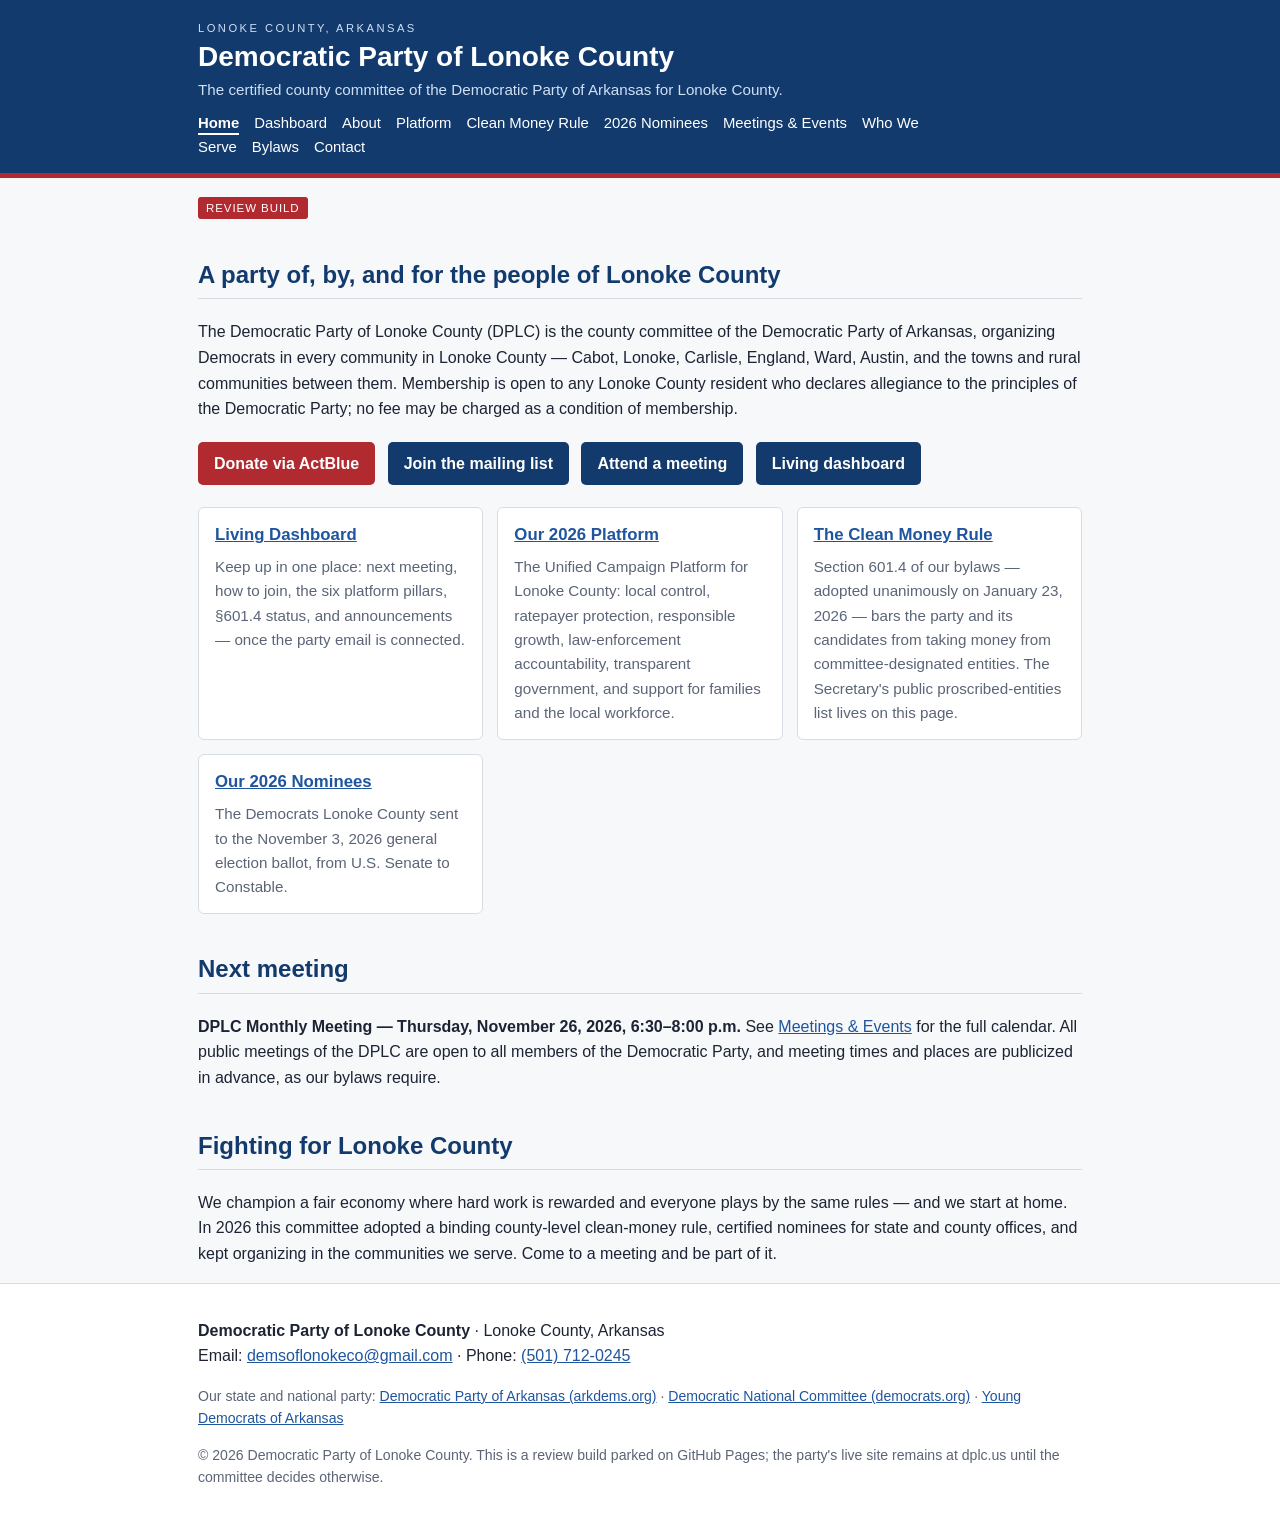
<file: index.html>
<!DOCTYPE html>
<html lang="en">
<head>
<meta charset="utf-8">
<meta name="viewport" content="width=device-width, initial-scale=1">
<title>Home · Democratic Party of Lonoke County</title>
<meta name="description" content="The Democratic Party of Lonoke County, Arkansas — its 2026 platform, clean-money rule (§601.4), nominees, meetings, and how to join.">
<link rel="canonical" href="https://hirammcknoxt.github.io/dplc/index.html">
<link rel="stylesheet" href="assets/style.css">
</head>
<body>
<header><div class="wrap">
<p class="kicker">Lonoke County, Arkansas</p>
<h1><a href="index.html">Democratic Party of Lonoke County</a></h1>
<p class="sub">The certified county committee of the Democratic Party of Arkansas for Lonoke County.</p>
<nav><a href="index.html" class="on">Home</a><a href="dashboard.html">Dashboard</a><a href="about.html">About</a><a href="platform.html">Platform</a><a href="clean-money.html">Clean Money Rule</a><a href="candidates.html">2026 Nominees</a><a href="events.html">Meetings & Events</a><a href="towns.html">Who We Serve</a><a href="bylaws.html">Bylaws</a><a href="contact.html">Contact</a></nav>
</div></header>
<main class="wrap">

<p><span class="review-tag">Review build</span></p>
<h2>A party of, by, and for the people of Lonoke County</h2>
<p>The Democratic Party of Lonoke County (DPLC) is the county committee of the Democratic
Party of Arkansas, organizing Democrats in every community in Lonoke County — Cabot, Lonoke,
Carlisle, England, Ward, Austin, and the towns and rural communities between them. Membership
is open to any Lonoke County resident who declares allegiance to the principles of the
Democratic Party; no fee may be charged as a condition of membership.</p>
<p>
<a class="btn" href="https://secure.actblue.com/donate/democraticpartyoflonokecounty">Donate via ActBlue</a>
<a class="btn blue" href="https://docs.google.com/forms/d/1oMJsVJkM6n7hNfbuL2tKcwhv7Unva1_OPeWaLj6GR7Y/viewform">Join the mailing list</a>
<a class="btn blue" href="events.html">Attend a meeting</a>
<a class="btn blue" href="dashboard.html">Living dashboard</a>
</p>
<div class="cards">
  <div class="card"><h3><a href="dashboard.html">Living Dashboard</a></h3>
  <p>Keep up in one place: next meeting, how to join, the six platform pillars,
  §601.4 status, and announcements — once the party email is connected.</p></div>
  <div class="card"><h3><a href="platform.html">Our 2026 Platform</a></h3>
  <p>The Unified Campaign Platform for Lonoke County: local control, ratepayer protection,
  responsible growth, law-enforcement accountability, transparent government, and support
  for families and the local workforce.</p></div>
  <div class="card"><h3><a href="clean-money.html">The Clean Money Rule</a></h3>
  <p>Section 601.4 of our bylaws — adopted unanimously on January 23, 2026 — bars the party
  and its candidates from taking money from committee-designated entities. The Secretary's
  public proscribed-entities list lives on this page.</p></div>
  <div class="card"><h3><a href="candidates.html">Our 2026 Nominees</a></h3>
  <p>The Democrats Lonoke County sent to the November 3, 2026 general election ballot,
  from U.S. Senate to Constable.</p></div>
</div>
<h2>Next meeting</h2>
<p><strong>DPLC Monthly Meeting — Thursday, November 26, 2026, 6:30–8:00 p.m.</strong>
See <a href="events.html">Meetings &amp; Events</a> for the full calendar. All public meetings
of the DPLC are open to all members of the Democratic Party, and meeting times and places are
publicized in advance, as our bylaws require.</p>
<h2>Fighting for Lonoke County</h2>
<p>We champion a fair economy where hard work is rewarded and everyone plays by the same
rules — and we start at home. In 2026 this committee adopted a binding county-level
clean-money rule, certified nominees for state and county offices, and kept organizing in
the communities we serve. Come to a meeting and be part of it.</p>

</main>
<footer><div class="wrap">

<p><strong>Democratic Party of Lonoke County</strong> · Lonoke County, Arkansas<br>
Email: <a href="mailto:demsoflonokeco@gmail.com">demsoflonokeco@gmail.com</a> · Phone: <a href="tel:+15017120245">(501) 712-0245</a></p>
<p class="small">Our state and national party: <a href="https://arkdems.org">Democratic Party of Arkansas (arkdems.org)</a> ·
<a href="https://democrats.org">Democratic National Committee (democrats.org)</a> ·
<a href="https://ydarkansas.org">Young Democrats of Arkansas</a></p>
<p class="small">© 2026 Democratic Party of Lonoke County. This is a review build parked on GitHub Pages;
the party's live site remains at dplc.us until the committee decides otherwise.</p>

</div></footer>
</body>
</html>
</file>
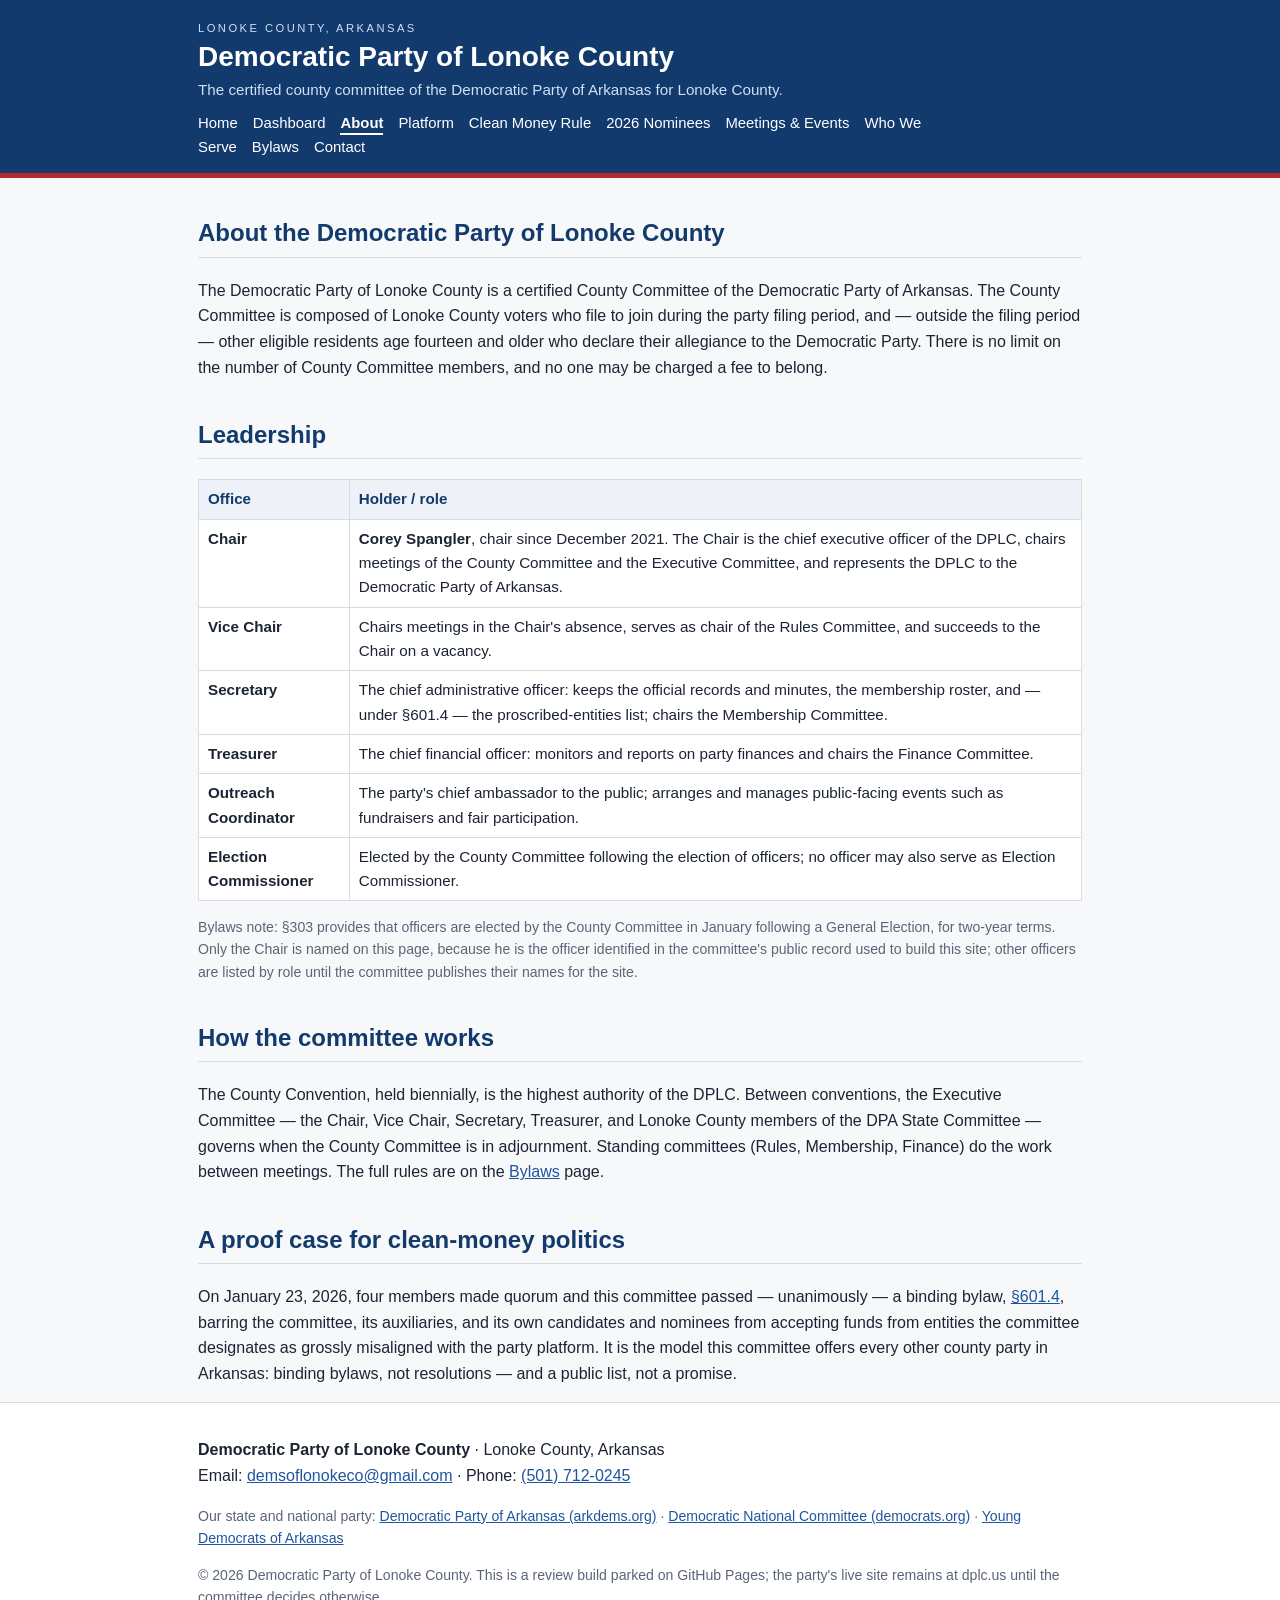
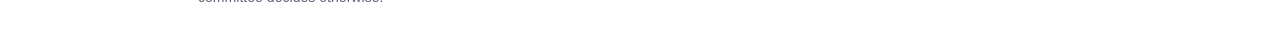
<file: about.html>
<!DOCTYPE html>
<html lang="en">
<head>
<meta charset="utf-8">
<meta name="viewport" content="width=device-width, initial-scale=1">
<title>About · Democratic Party of Lonoke County</title>
<meta name="description" content="About the Democratic Party of Lonoke County: leadership, officer roles, and how the county committee works.">
<link rel="canonical" href="https://hirammcknoxt.github.io/dplc/about.html">
<link rel="stylesheet" href="assets/style.css">
</head>
<body>
<header><div class="wrap">
<p class="kicker">Lonoke County, Arkansas</p>
<h1><a href="index.html">Democratic Party of Lonoke County</a></h1>
<p class="sub">The certified county committee of the Democratic Party of Arkansas for Lonoke County.</p>
<nav><a href="index.html">Home</a><a href="dashboard.html">Dashboard</a><a href="about.html" class="on">About</a><a href="platform.html">Platform</a><a href="clean-money.html">Clean Money Rule</a><a href="candidates.html">2026 Nominees</a><a href="events.html">Meetings & Events</a><a href="towns.html">Who We Serve</a><a href="bylaws.html">Bylaws</a><a href="contact.html">Contact</a></nav>
</div></header>
<main class="wrap">

<h2>About the Democratic Party of Lonoke County</h2>
<p>The Democratic Party of Lonoke County is a certified County Committee of the Democratic
Party of Arkansas. The County Committee is composed of Lonoke County voters who file to join
during the party filing period, and — outside the filing period — other eligible residents
age fourteen and older who declare their allegiance to the Democratic Party. There is no
limit on the number of County Committee members, and no one may be charged a fee to belong.</p>
<h2>Leadership</h2>
<table>
<tr><th>Office</th><th>Holder / role</th></tr>
<tr><td><strong>Chair</strong></td><td><strong>Corey Spangler</strong>, chair since December 2021. The Chair is the
chief executive officer of the DPLC, chairs meetings of the County Committee and the Executive
Committee, and represents the DPLC to the Democratic Party of Arkansas.</td></tr>
<tr><td><strong>Vice Chair</strong></td><td>Chairs meetings in the Chair's absence, serves as chair of the Rules
Committee, and succeeds to the Chair on a vacancy.</td></tr>
<tr><td><strong>Secretary</strong></td><td>The chief administrative officer: keeps the official records and minutes,
the membership roster, and — under §601.4 — the proscribed-entities list; chairs the
Membership Committee.</td></tr>
<tr><td><strong>Treasurer</strong></td><td>The chief financial officer: monitors and reports on party finances and
chairs the Finance Committee.</td></tr>
<tr><td><strong>Outreach Coordinator</strong></td><td>The party's chief ambassador to the public; arranges and manages
public-facing events such as fundraisers and fair participation.</td></tr>
<tr><td><strong>Election Commissioner</strong></td><td>Elected by the County Committee following the election of
officers; no officer may also serve as Election Commissioner.</td></tr>
</table>
<p class="small">Bylaws note: §303 provides that officers are elected by the County Committee in
January following a General Election, for two-year terms. Only the Chair is named on this page,
because he is the officer identified in the committee's public record used to build this site;
other officers are listed by role until the committee publishes their names for the site.</p>
<h2>How the committee works</h2>
<p>The County Convention, held biennially, is the highest authority of the DPLC. Between
conventions, the Executive Committee — the Chair, Vice Chair, Secretary, Treasurer, and
Lonoke County members of the DPA State Committee — governs when the County Committee is in
adjournment. Standing committees (Rules, Membership, Finance) do the work between meetings.
The full rules are on the <a href="bylaws.html">Bylaws</a> page.</p>
<h2>A proof case for clean-money politics</h2>
<p>On January 23, 2026, four members made quorum and this committee passed — unanimously —
a binding bylaw, <a href="clean-money.html">§601.4</a>, barring the committee, its
auxiliaries, and its own candidates and nominees from accepting funds from entities the
committee designates as grossly misaligned with the party platform. It is the model this
committee offers every other county party in Arkansas: binding bylaws, not resolutions —
and a public list, not a promise.</p>

</main>
<footer><div class="wrap">

<p><strong>Democratic Party of Lonoke County</strong> · Lonoke County, Arkansas<br>
Email: <a href="mailto:demsoflonokeco@gmail.com">demsoflonokeco@gmail.com</a> · Phone: <a href="tel:+15017120245">(501) 712-0245</a></p>
<p class="small">Our state and national party: <a href="https://arkdems.org">Democratic Party of Arkansas (arkdems.org)</a> ·
<a href="https://democrats.org">Democratic National Committee (democrats.org)</a> ·
<a href="https://ydarkansas.org">Young Democrats of Arkansas</a></p>
<p class="small">© 2026 Democratic Party of Lonoke County. This is a review build parked on GitHub Pages;
the party's live site remains at dplc.us until the committee decides otherwise.</p>

</div></footer>
</body>
</html>
</file>
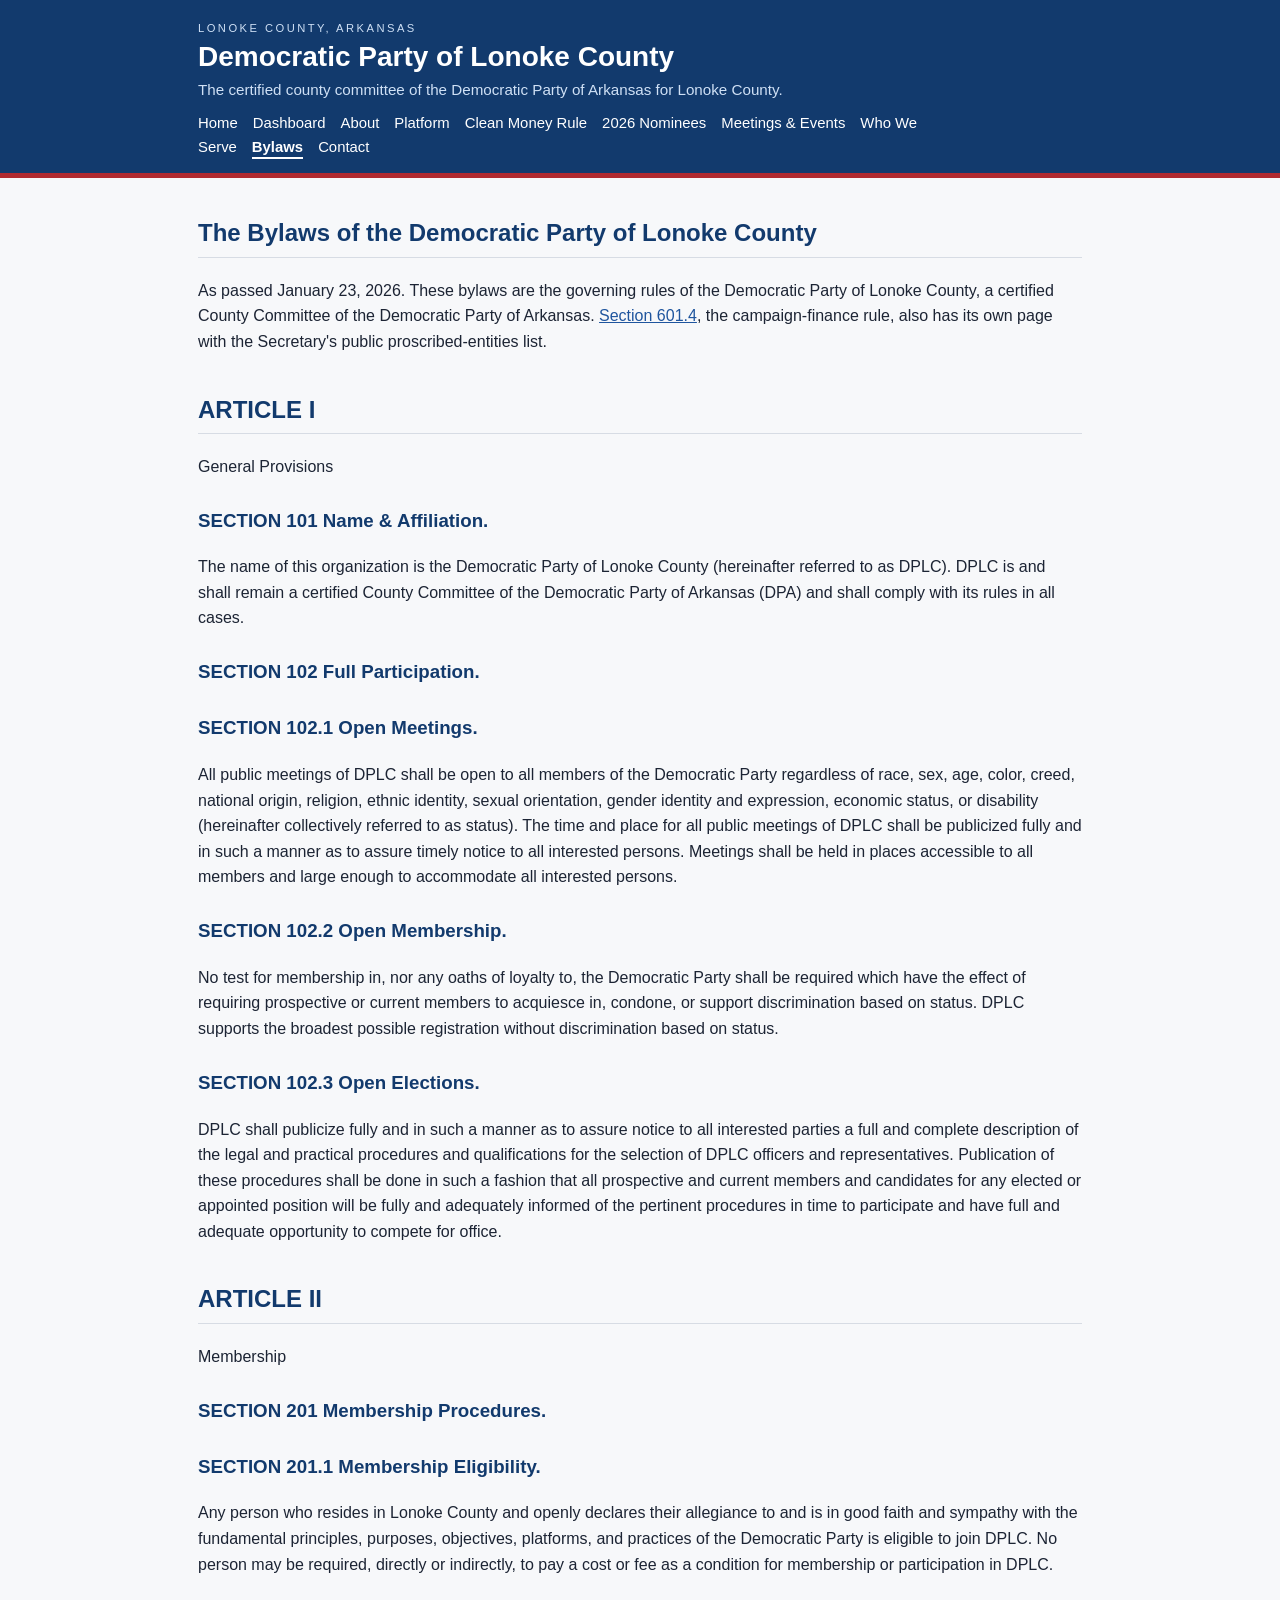
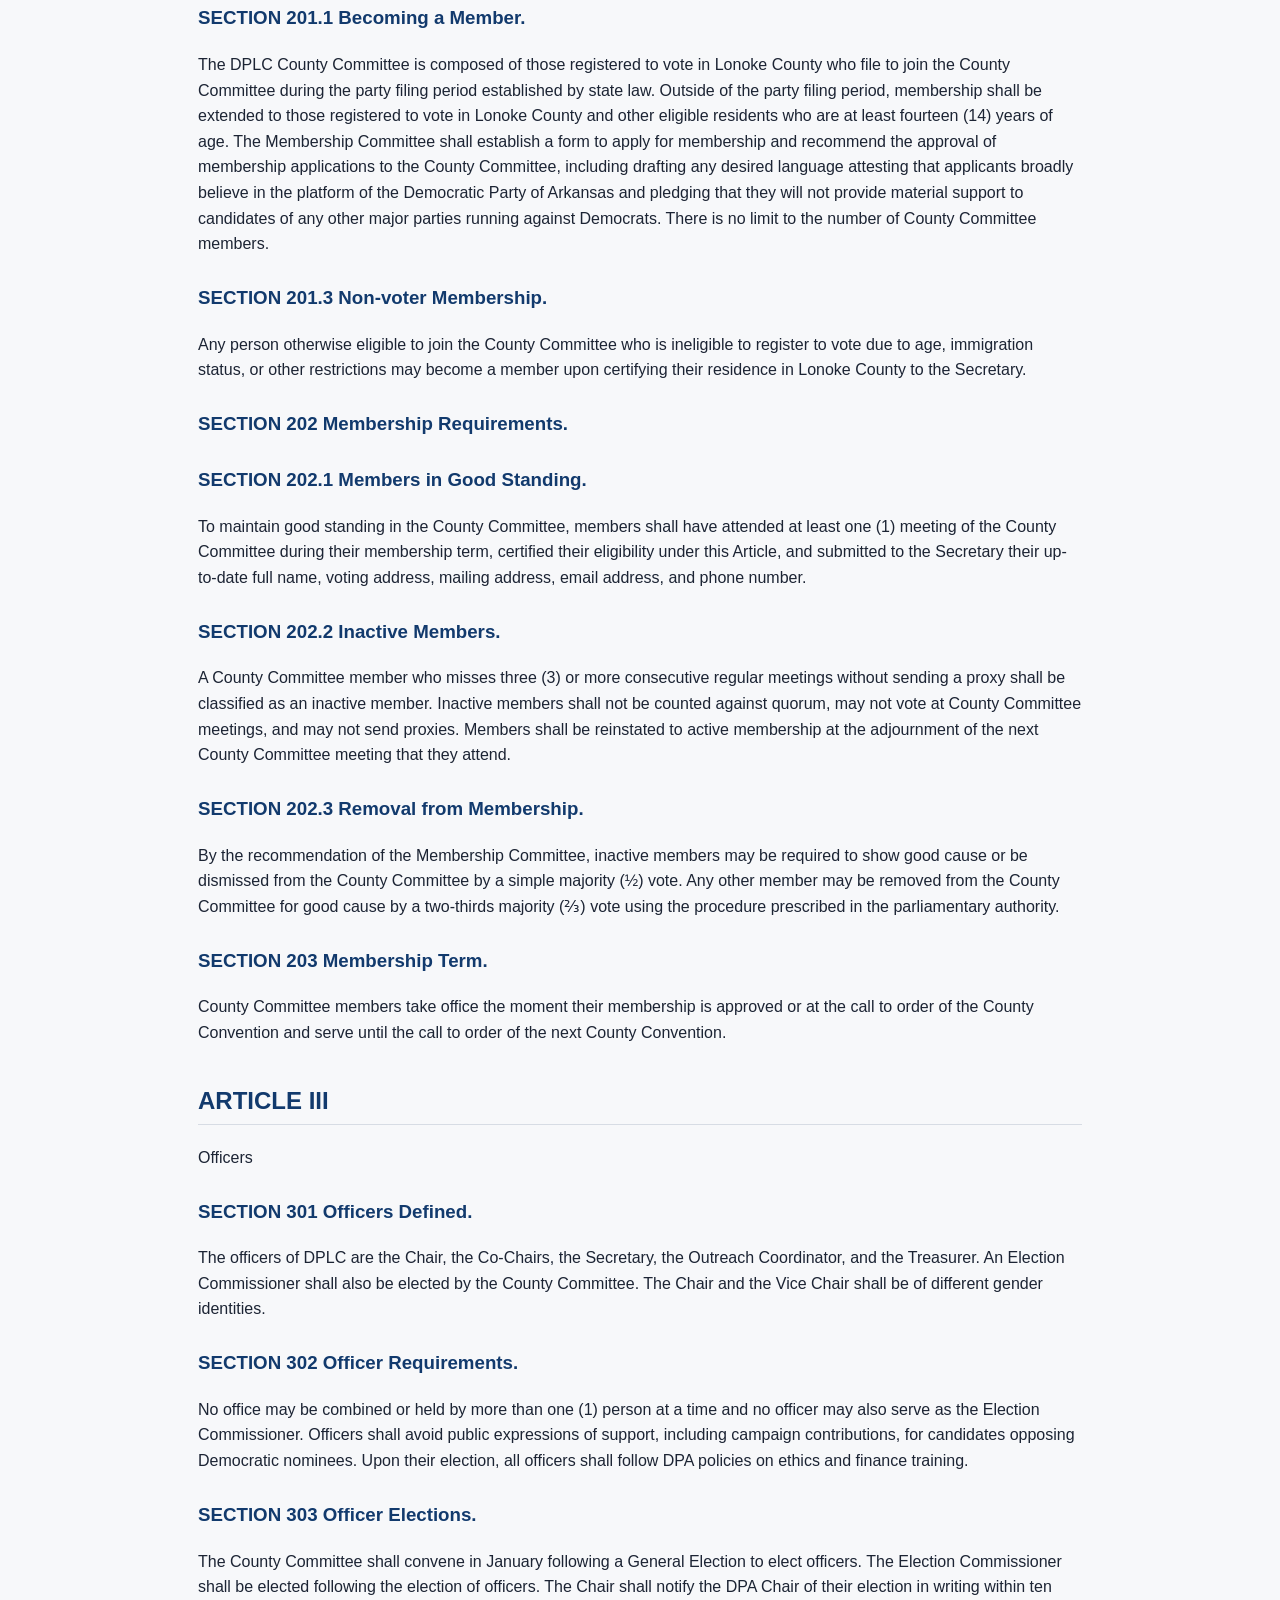
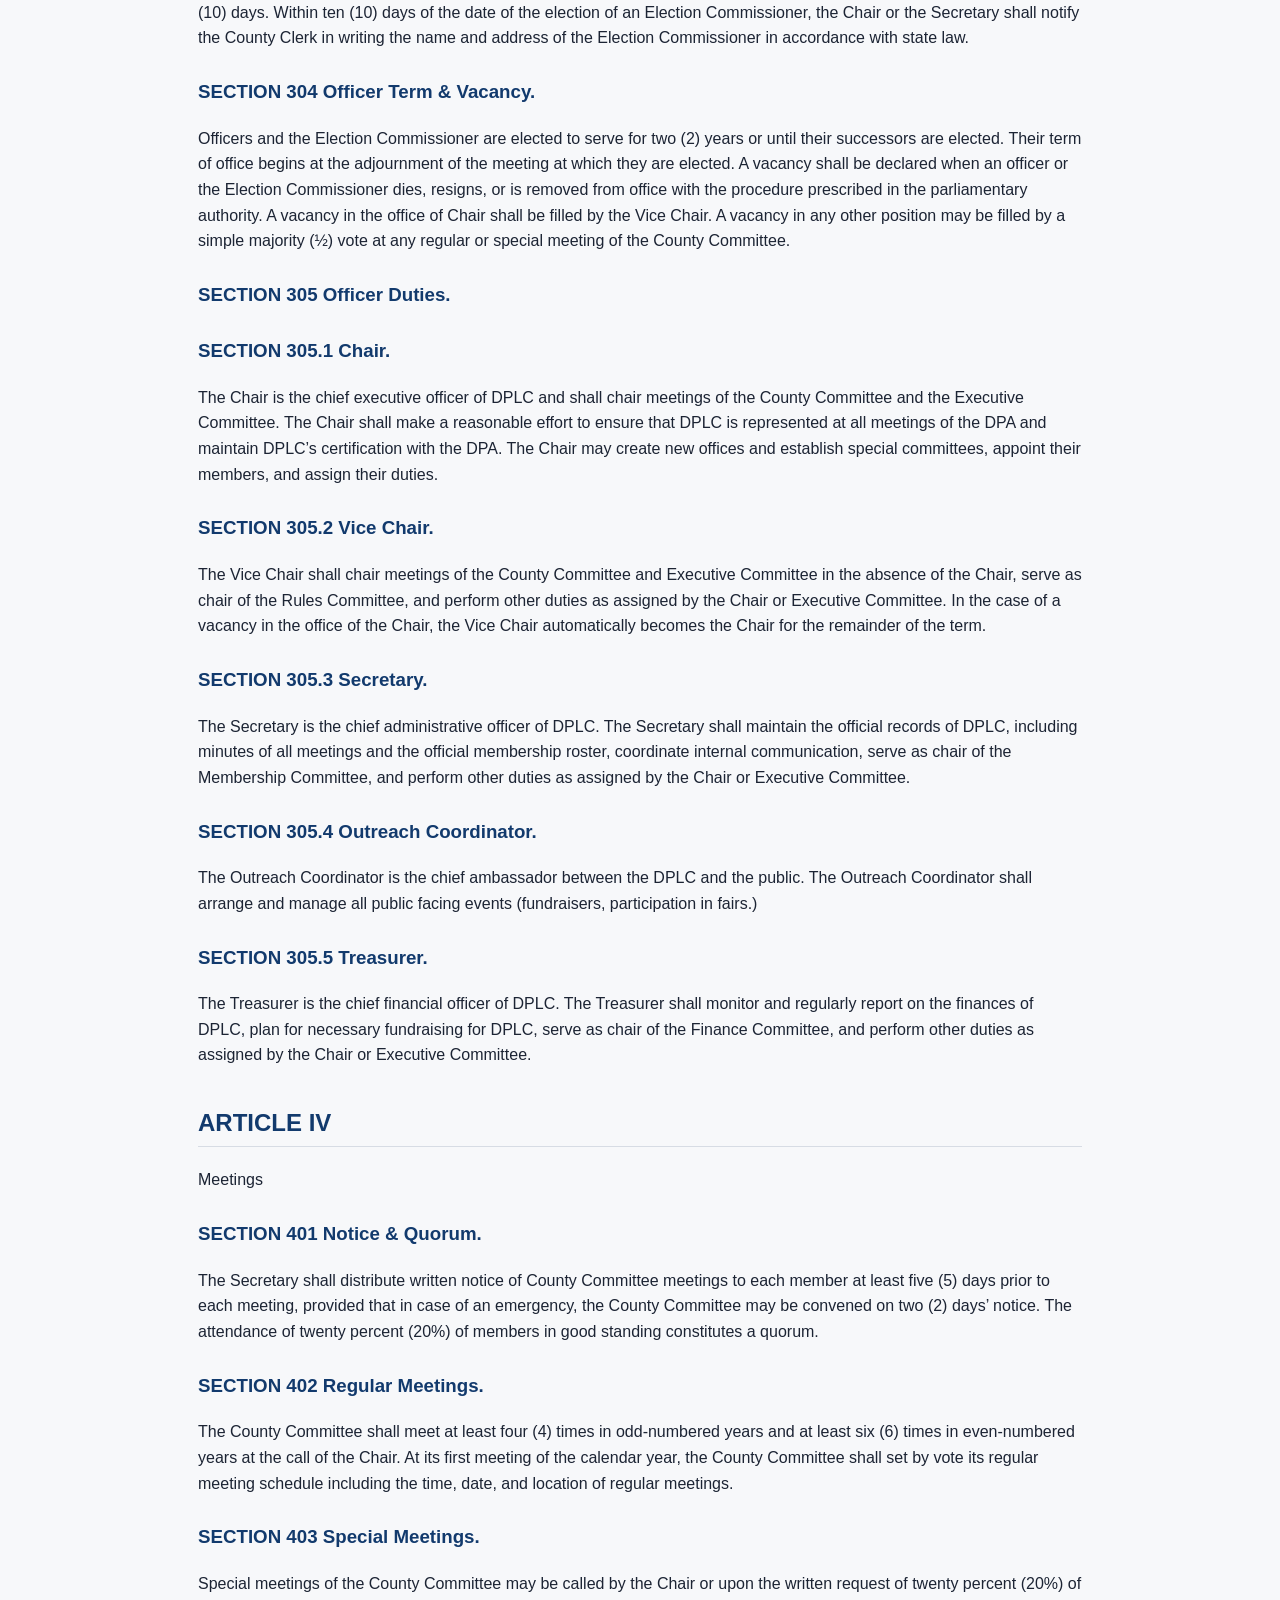
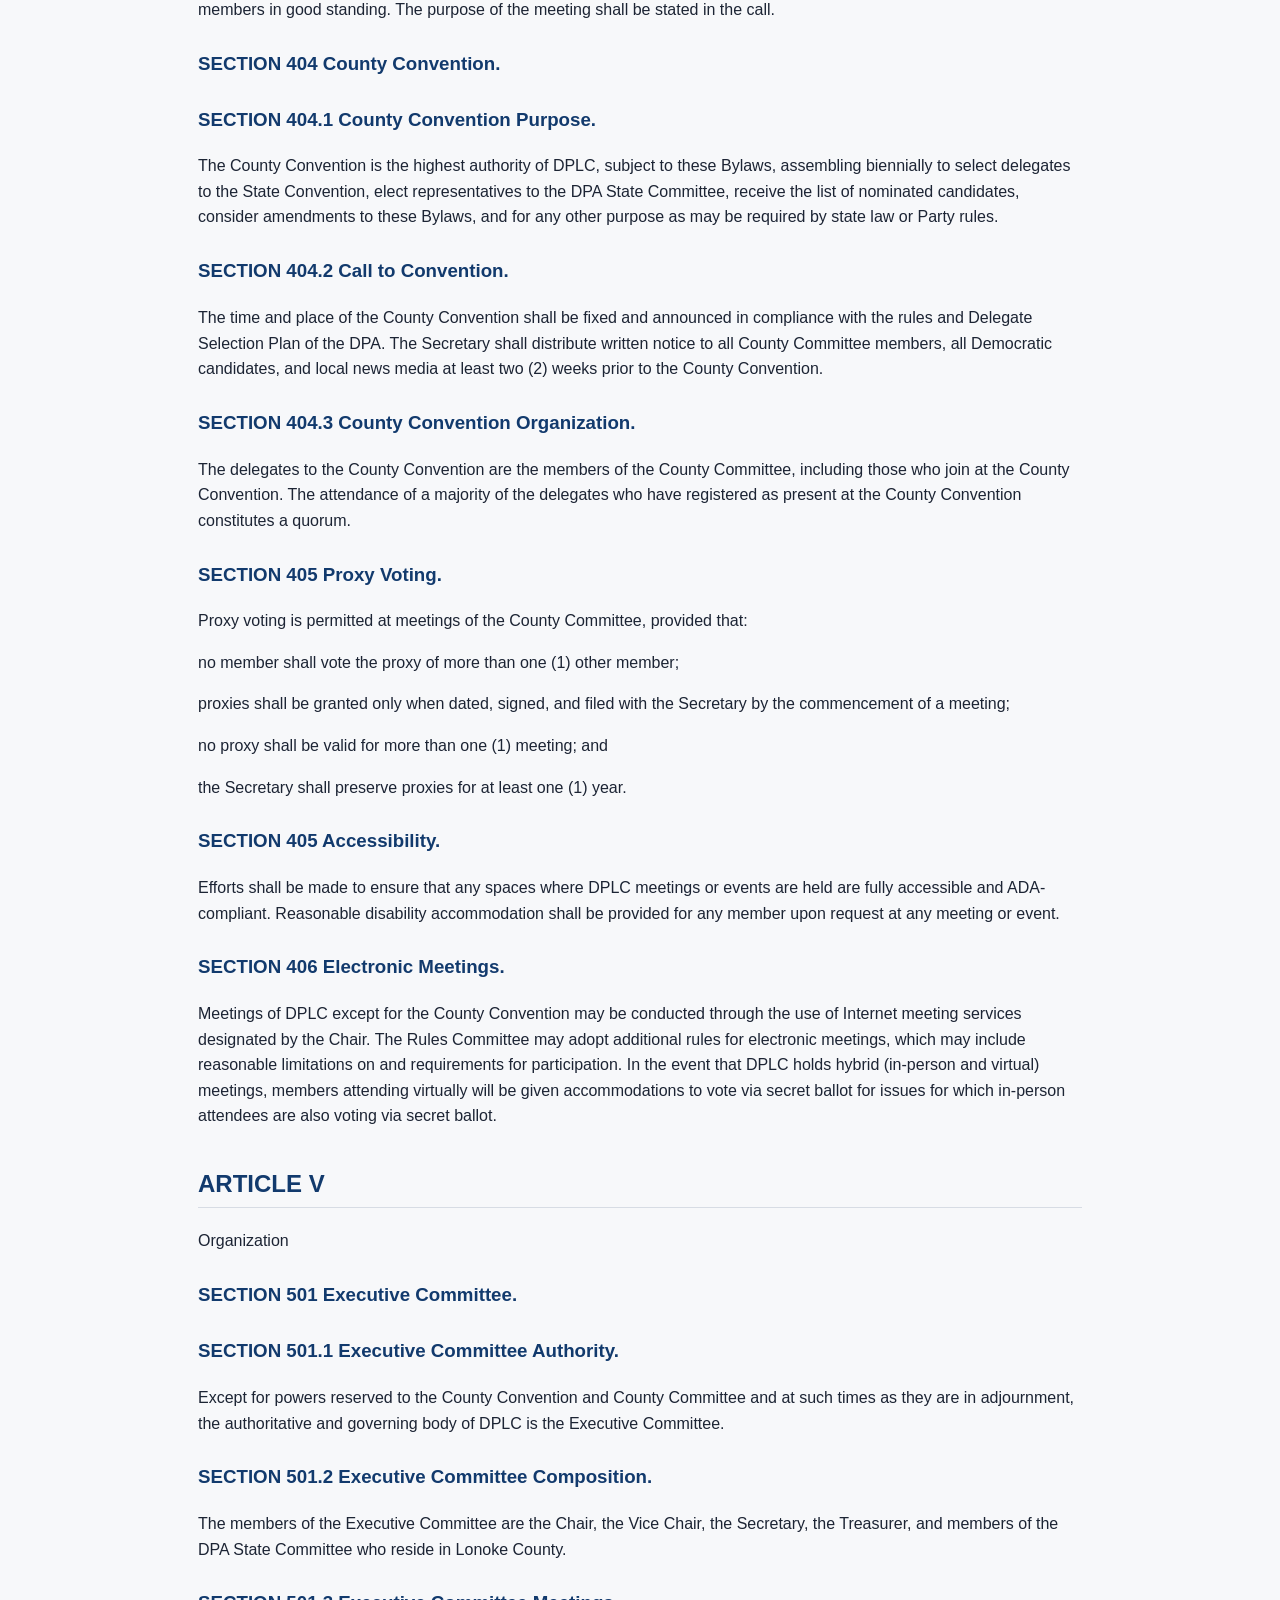
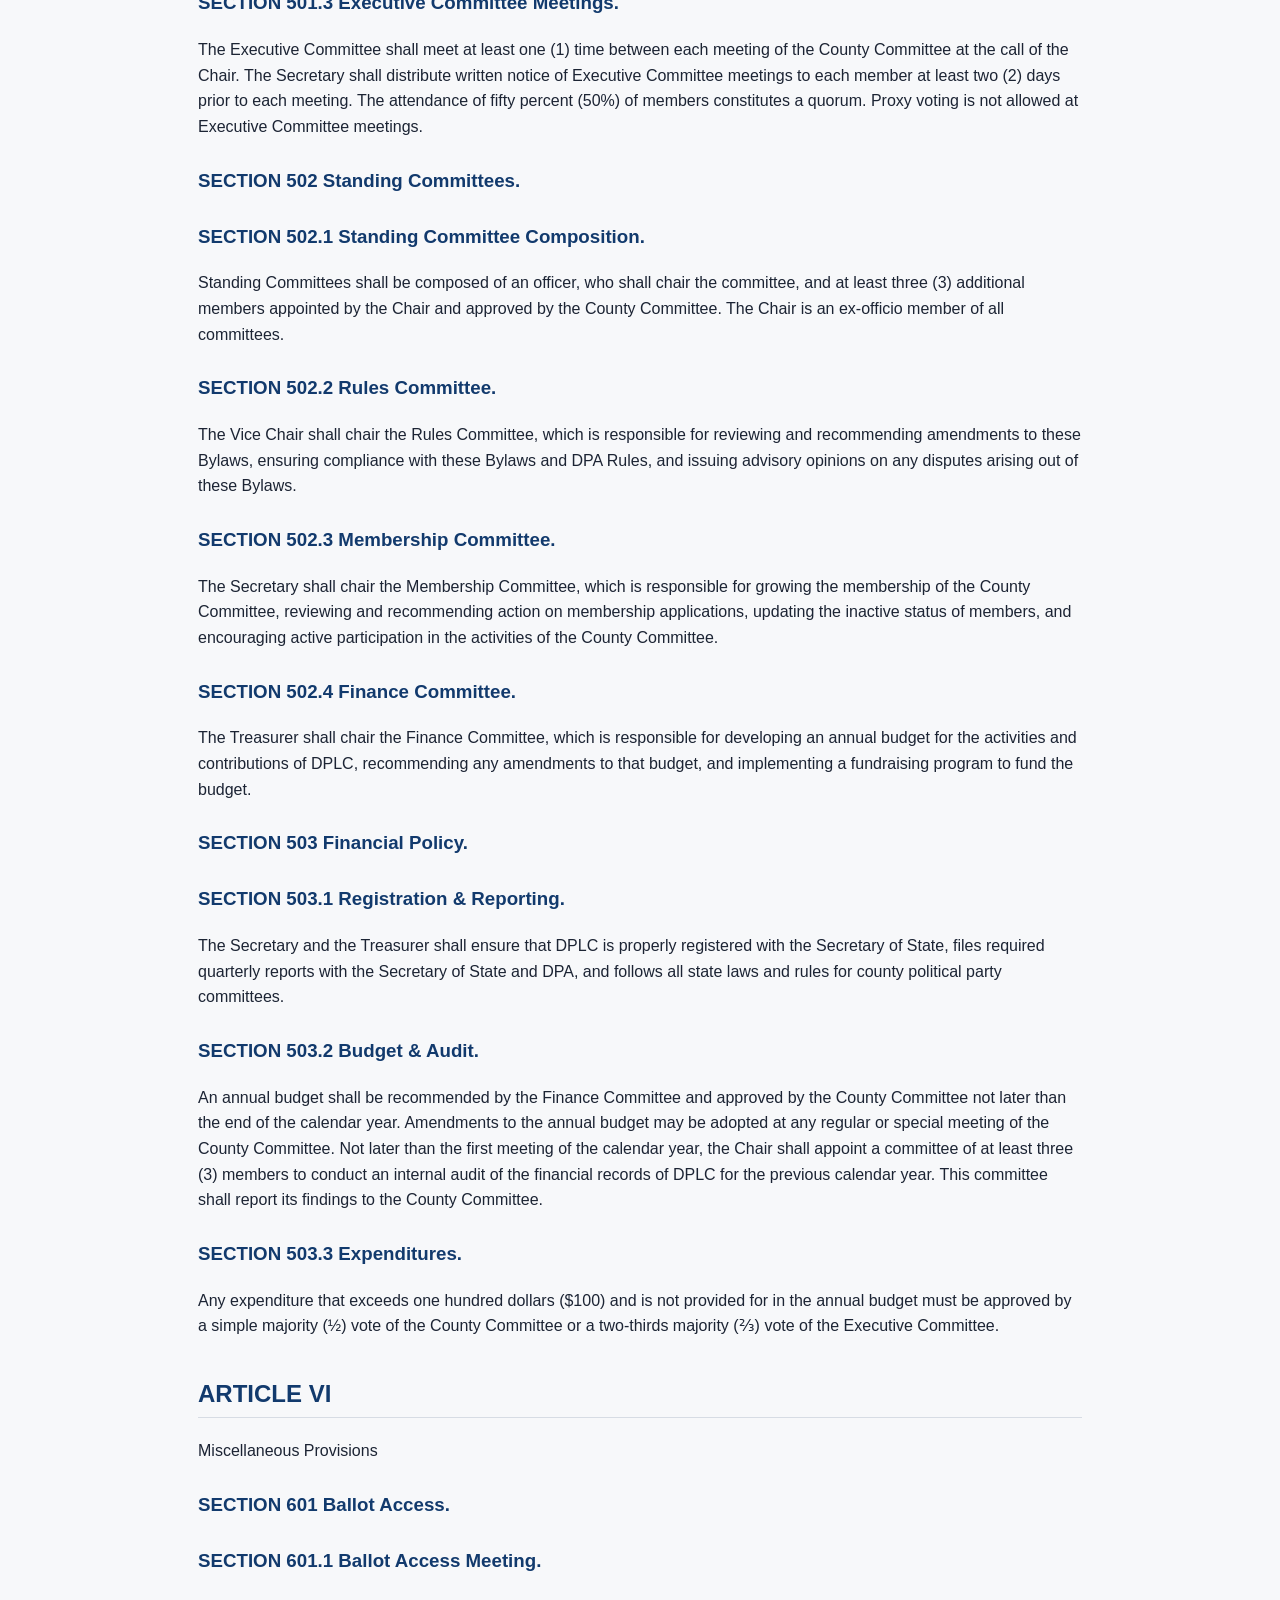
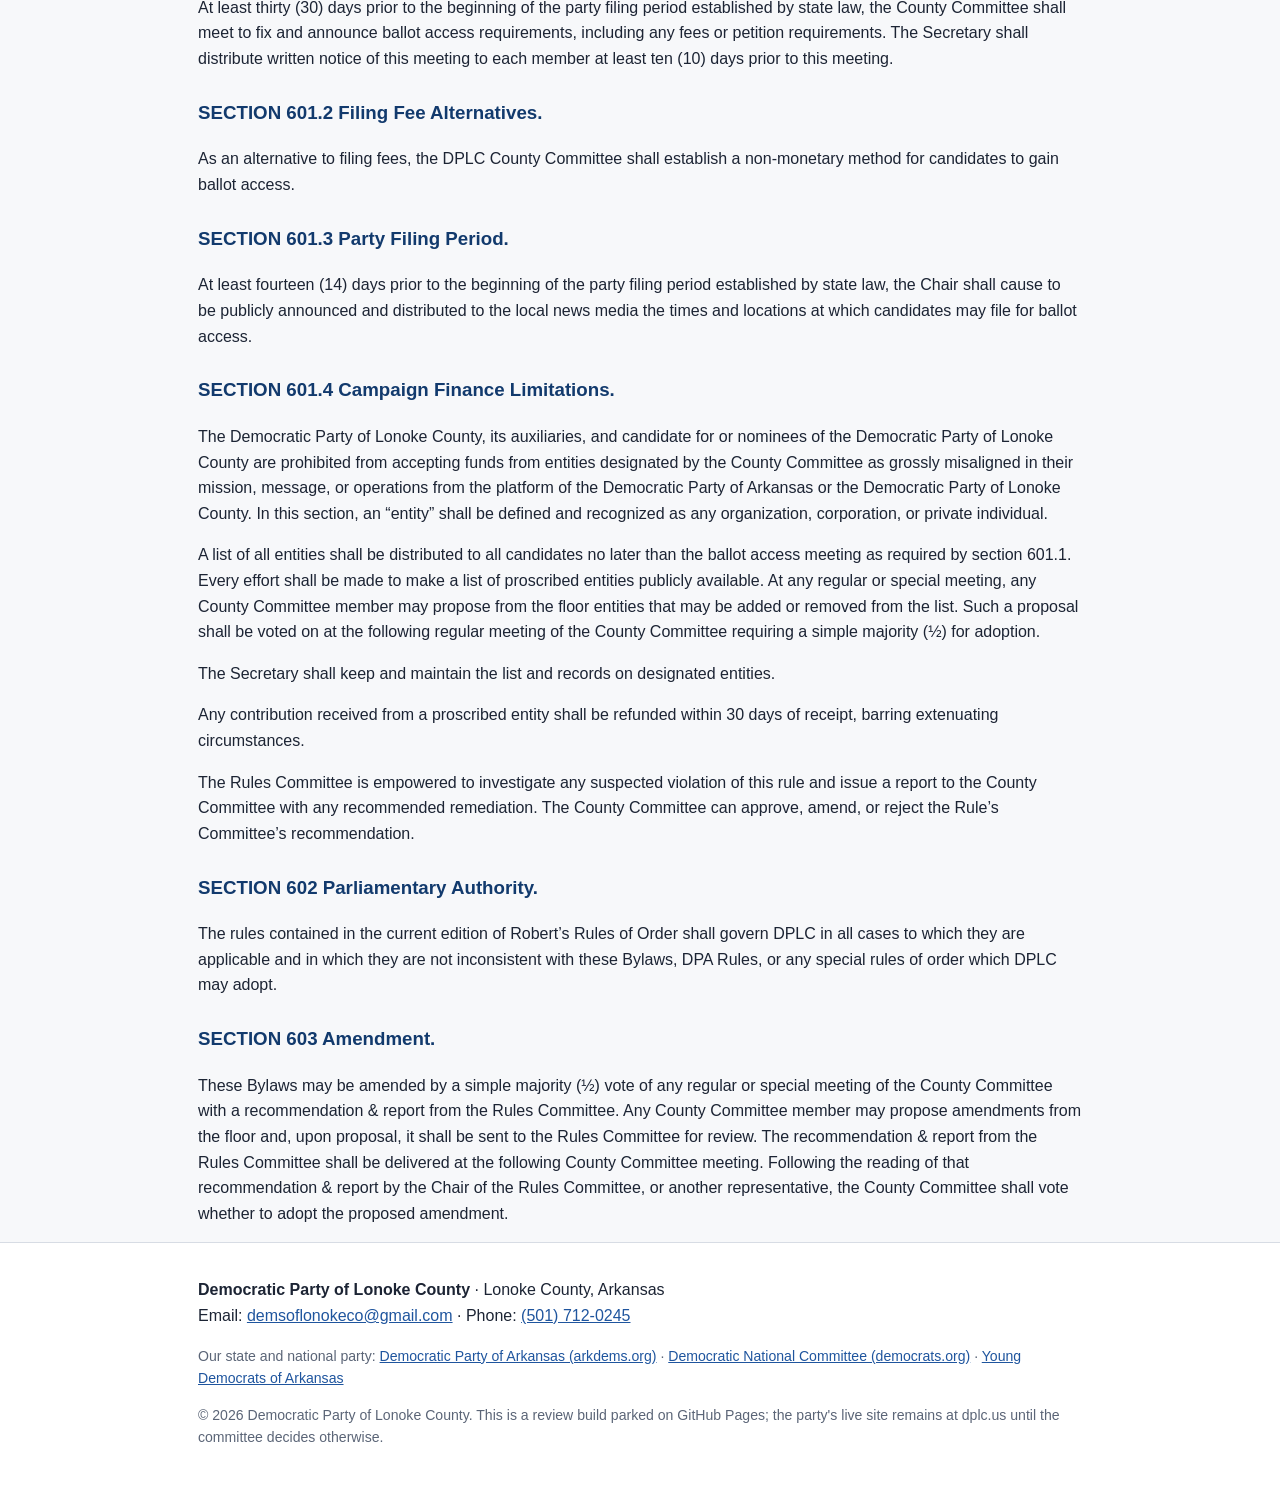
<file: bylaws.html>
<!DOCTYPE html>
<html lang="en">
<head>
<meta charset="utf-8">
<meta name="viewport" content="width=device-width, initial-scale=1">
<title>Bylaws · Democratic Party of Lonoke County</title>
<meta name="description" content="The Bylaws of the Democratic Party of Lonoke County, as passed January 23, 2026 — full text, including §601.4 Campaign Finance Limitations.">
<link rel="canonical" href="https://hirammcknoxt.github.io/dplc/bylaws.html">
<link rel="stylesheet" href="assets/style.css">
</head>
<body>
<header><div class="wrap">
<p class="kicker">Lonoke County, Arkansas</p>
<h1><a href="index.html">Democratic Party of Lonoke County</a></h1>
<p class="sub">The certified county committee of the Democratic Party of Arkansas for Lonoke County.</p>
<nav><a href="index.html">Home</a><a href="dashboard.html">Dashboard</a><a href="about.html">About</a><a href="platform.html">Platform</a><a href="clean-money.html">Clean Money Rule</a><a href="candidates.html">2026 Nominees</a><a href="events.html">Meetings & Events</a><a href="towns.html">Who We Serve</a><a href="bylaws.html" class="on">Bylaws</a><a href="contact.html">Contact</a></nav>
</div></header>
<main class="wrap">
<h2>The Bylaws of the Democratic Party of Lonoke County</h2>
<p>As passed January 23, 2026. These bylaws are the governing rules of the Democratic Party of Lonoke County, a certified County Committee of the Democratic Party of Arkansas. <a href="clean-money.html">Section 601.4</a>, the campaign-finance rule, also has its own page with the Secretary's public proscribed-entities list.</p>
<div class="bylaws">
<h2>ARTICLE I</h2>
<p>General Provisions</p>
<h3>SECTION 101 Name &amp; Affiliation.</h3>
<p>The name of this organization is the Democratic Party of Lonoke County (hereinafter referred to as DPLC). DPLC is and shall remain a certified County Committee of the Democratic Party of Arkansas (DPA) and shall comply with its rules in all cases.</p>
<h3>SECTION 102 Full Participation.</h3>
<h3>SECTION 102.1 Open Meetings.</h3>
<p>All public meetings of DPLC shall be open to all members of the Democratic Party regardless of race, sex, age, color, creed, national origin, religion, ethnic identity, sexual orientation, gender identity and expression, economic status, or disability (hereinafter collectively referred to as status). The time and place for all public meetings of DPLC shall be publicized fully and in such a manner as to assure timely notice to all interested persons. Meetings shall be held in places accessible to all members and large enough to accommodate all interested persons.</p>
<h3>SECTION 102.2 Open Membership.</h3>
<p>No test for membership in, nor any oaths of loyalty to, the Democratic Party shall be required which have the effect of requiring prospective or current members to acquiesce in, condone, or support discrimination based on status. DPLC supports the broadest possible registration without discrimination based on status.</p>
<h3>SECTION 102.3 Open Elections.</h3>
<p>DPLC shall publicize fully and in such a manner as to assure notice to all interested parties a full and complete description of the legal and practical procedures and qualifications for the selection of DPLC officers and representatives. Publication of these procedures shall be done in such a fashion that all prospective and current members and candidates for any elected or appointed position will be fully and adequately informed of the pertinent procedures in time to participate and have full and adequate opportunity to compete for office.</p>
<h2>ARTICLE II</h2>
<p>Membership</p>
<h3>SECTION 201 Membership Procedures.</h3>
<h3>SECTION 201.1 Membership Eligibility.</h3>
<p>Any person who resides in Lonoke County and openly declares their allegiance to and is in good faith and sympathy with the fundamental principles, purposes, objectives, platforms, and practices of the Democratic Party is eligible to join DPLC. No person may be required, directly or indirectly, to pay a cost or fee as a condition for membership or participation in DPLC.</p>
<h3>SECTION 201.1 Becoming a Member.</h3>
<p>The DPLC County Committee is composed of those registered to vote in Lonoke County who file to join the County Committee during the party filing period established by state law. Outside of the party filing period, membership shall be extended to those registered to vote in Lonoke County and other eligible residents who are at least fourteen (14) years of age. The Membership Committee shall establish a form to apply for membership and recommend the approval of membership applications to the County Committee, including drafting any desired language attesting that applicants broadly believe in the platform of the Democratic Party of Arkansas and pledging that they will not provide material support to candidates of any other major parties running against Democrats. There is no limit to the number of County Committee members.</p>
<h3>SECTION 201.3 Non-voter Membership.</h3>
<p>Any person otherwise eligible to join the County Committee who is ineligible to register to vote due to age, immigration status, or other restrictions may become a member upon certifying their residence in Lonoke County to the Secretary.</p>
<h3>SECTION 202 Membership Requirements.</h3>
<h3>SECTION 202.1 Members in Good Standing.</h3>
<p>To maintain good standing in the County Committee, members shall have attended at least one (1) meeting of the County Committee during their membership term, certified their eligibility under this Article, and submitted to the Secretary their up-to-date full name, voting address, mailing address, email address, and phone number.</p>
<h3>SECTION 202.2 Inactive Members.</h3>
<p>A County Committee member who misses three (3) or more consecutive regular meetings without sending a proxy shall be classified as an inactive member. Inactive members shall not be counted against quorum, may not vote at County Committee meetings, and may not send proxies. Members shall be reinstated to active membership at the adjournment of the next County Committee meeting that they attend.</p>
<h3>SECTION 202.3 Removal from Membership.</h3>
<p>By the recommendation of the Membership Committee, inactive members may be required to show good cause or be dismissed from the County Committee by a simple majority (½) vote. Any other member may be removed from the County Committee for good cause by a two-thirds majority (⅔) vote using the procedure prescribed in the parliamentary authority.</p>
<h3>SECTION 203 Membership Term.</h3>
<p>County Committee members take office the moment their membership is approved or at the call to order of the County Convention and serve until the call to order of the next County Convention.</p>
<h2>ARTICLE III</h2>
<p>Officers</p>
<h3>SECTION 301 Officers Defined.</h3>
<p>The officers of DPLC are the Chair, the Co-Chairs, the Secretary, the Outreach Coordinator, and the Treasurer. An Election Commissioner shall also be elected by the County Committee. The Chair and the Vice Chair shall be of different gender identities.</p>
<h3>SECTION 302 Officer Requirements.</h3>
<p>No office may be combined or held by more than one (1) person at a time and no officer may also serve as the Election Commissioner. Officers shall avoid public expressions of support, including campaign contributions, for candidates opposing Democratic nominees. Upon their election, all officers shall follow DPA policies on ethics and finance training.</p>
<h3>SECTION 303 Officer Elections.</h3>
<p>The County Committee shall convene in January following a General Election to elect officers. The Election Commissioner shall be elected following the election of officers. The Chair shall notify the DPA Chair of their election in writing within ten (10) days. Within ten (10) days of the date of the election of an Election Commissioner, the Chair or the Secretary shall notify the County Clerk in writing the name and address of the Election Commissioner in accordance with state law.</p>
<h3>SECTION 304 Officer Term &amp; Vacancy.</h3>
<p>Officers and the Election Commissioner are elected to serve for two (2) years or until their successors are elected. Their term of office begins at the adjournment of the meeting at which they are elected. A vacancy shall be declared when an officer or the Election Commissioner dies, resigns, or is removed from office with the procedure prescribed in the parliamentary authority. A vacancy in the office of Chair shall be filled by the Vice Chair. A vacancy in any other position may be filled by a simple majority (½) vote at any regular or special meeting of the County Committee.</p>
<h3>SECTION 305 Officer Duties.</h3>
<h3>SECTION 305.1 Chair.</h3>
<p>The Chair is the chief executive officer of DPLC and shall chair meetings of the County Committee and the Executive Committee. The Chair shall make a reasonable effort to ensure that DPLC is represented at all meetings of the DPA and maintain DPLC’s certification with the DPA. The Chair may create new offices and establish special committees, appoint their members, and assign their duties.</p>
<h3>SECTION 305.2 Vice Chair.</h3>
<p>The Vice Chair shall chair meetings of the County Committee and Executive Committee in the absence of the Chair, serve as chair of the Rules Committee, and perform other duties as assigned by the Chair or Executive Committee. In the case of a vacancy in the office of the Chair, the Vice Chair automatically becomes the Chair for the remainder of the term.</p>
<h3>SECTION 305.3 Secretary.</h3>
<p>The Secretary is the chief administrative officer of DPLC. The Secretary shall maintain the official records of DPLC, including minutes of all meetings and the official membership roster, coordinate internal communication, serve as chair of the Membership Committee, and perform other duties as assigned by the Chair or Executive Committee.</p>
<h3>SECTION 305.4 Outreach Coordinator.</h3>
<p>The Outreach Coordinator is the chief ambassador between the DPLC and the public. The Outreach Coordinator shall arrange and manage all public facing events (fundraisers, participation in fairs.)</p>
<h3>SECTION 305.5 Treasurer.</h3>
<p>The Treasurer is the chief financial officer of DPLC. The Treasurer shall monitor and regularly report on the finances of DPLC, plan for necessary fundraising for DPLC, serve as chair of the Finance Committee, and perform other duties as assigned by the Chair or Executive Committee.</p>
<h2>ARTICLE IV</h2>
<p>Meetings</p>
<h3>SECTION 401 Notice &amp; Quorum.</h3>
<p>The Secretary shall distribute written notice of County Committee meetings to each member at least five (5) days prior to each meeting, provided that in case of an emergency, the County Committee may be convened on two (2) days’ notice. The attendance of twenty percent (20%) of members in good standing constitutes a quorum.</p>
<h3>SECTION 402 Regular Meetings.</h3>
<p>The County Committee shall meet at least four (4) times in odd-numbered years and at least six (6) times in even-numbered years at the call of the Chair. At its first meeting of the calendar year, the County Committee shall set by vote its regular meeting schedule including the time, date, and location of regular meetings.</p>
<h3>SECTION 403 Special Meetings.</h3>
<p>Special meetings of the County Committee may be called by the Chair or upon the written request of twenty percent (20%) of members in good standing. The purpose of the meeting shall be stated in the call.</p>
<h3>SECTION 404 County Convention.</h3>
<h3>SECTION 404.1 County Convention Purpose.</h3>
<p>The County Convention is the highest authority of DPLC, subject to these Bylaws, assembling biennially to select delegates to the State Convention, elect representatives to the DPA State Committee, receive the list of nominated candidates, consider amendments to these Bylaws, and for any other purpose as may be required by state law or Party rules.</p>
<h3>SECTION 404.2 Call to Convention.</h3>
<p>The time and place of the County Convention shall be fixed and announced in compliance with the rules and Delegate Selection Plan of the DPA. The Secretary shall distribute written notice to all County Committee members, all Democratic candidates, and local news media at least two (2) weeks prior to the County Convention.</p>
<h3>SECTION 404.3 County Convention Organization.</h3>
<p>The delegates to the County Convention are the members of the County Committee, including those who join at the County Convention. The attendance of a majority of the delegates who have registered as present at the County Convention constitutes a quorum.</p>
<h3>SECTION 405 Proxy Voting.</h3>
<p>Proxy voting is permitted at meetings of the County Committee, provided that:</p>
<p>no member shall vote the proxy of more than one (1) other member;</p>
<p>proxies shall be granted only when dated, signed, and filed with the Secretary by the commencement of a meeting;</p>
<p>no proxy shall be valid for more than one (1) meeting; and</p>
<p>the Secretary shall preserve proxies for at least one (1) year.</p>
<h3>SECTION 405 Accessibility.</h3>
<p>Efforts shall be made to ensure that any spaces where DPLC meetings or events are held are fully accessible and ADA-compliant. Reasonable disability accommodation shall be provided for any member upon request at any meeting or event.</p>
<h3>SECTION 406 Electronic Meetings.</h3>
<p>Meetings of DPLC except for the County Convention may be conducted through the use of Internet meeting services designated by the Chair. The Rules Committee may adopt additional rules for electronic meetings, which may include reasonable limitations on and requirements for participation. In the event that DPLC holds hybrid (in-person and virtual) meetings, members attending virtually will be given accommodations to vote via secret ballot for issues for which in-person attendees are also voting via secret ballot.</p>
<h2>ARTICLE V</h2>
<p>Organization</p>
<h3>SECTION 501 Executive Committee.</h3>
<h3>SECTION 501.1 Executive Committee Authority.</h3>
<p>Except for powers reserved to the County Convention and County Committee and at such times as they are in adjournment, the authoritative and governing body of DPLC is the Executive Committee.</p>
<h3>SECTION 501.2 Executive Committee Composition.</h3>
<p>The members of the Executive Committee are the Chair, the Vice Chair, the Secretary, the Treasurer, and members of the DPA State Committee who reside in Lonoke County.</p>
<h3>SECTION 501.3 Executive Committee Meetings.</h3>
<p>The Executive Committee shall meet at least one (1) time between each meeting of the County Committee at the call of the Chair. The Secretary shall distribute written notice of Executive Committee meetings to each member at least two (2) days prior to each meeting. The attendance of fifty percent (50%) of members constitutes a quorum. Proxy voting is not allowed at Executive Committee meetings.</p>
<h3>SECTION 502 Standing Committees.</h3>
<h3>SECTION 502.1 Standing Committee Composition.</h3>
<p>Standing Committees shall be composed of an officer, who shall chair the committee, and at least three (3) additional members appointed by the Chair and approved by the County Committee. The Chair is an ex-officio member of all committees.</p>
<h3>SECTION 502.2 Rules Committee.</h3>
<p>The Vice Chair shall chair the Rules Committee, which is responsible for reviewing and recommending amendments to these Bylaws, ensuring compliance with these Bylaws and DPA Rules, and issuing advisory opinions on any disputes arising out of these Bylaws.</p>
<h3>SECTION 502.3 Membership Committee.</h3>
<p>The Secretary shall chair the Membership Committee, which is responsible for growing the membership of the County Committee, reviewing and recommending action on membership applications, updating the inactive status of members, and encouraging active participation in the activities of the County Committee.</p>
<h3>SECTION 502.4 Finance Committee.</h3>
<p>The Treasurer shall chair the Finance Committee, which is responsible for developing an annual budget for the activities and contributions of DPLC, recommending any amendments to that budget, and implementing a fundraising program to fund the budget.</p>
<h3>SECTION 503 Financial Policy.</h3>
<h3>SECTION 503.1 Registration &amp; Reporting.</h3>
<p>The Secretary and the Treasurer shall ensure that DPLC is properly registered with the Secretary of State, files required quarterly reports with the Secretary of State and DPA, and follows all state laws and rules for county political party committees.</p>
<h3>SECTION 503.2 Budget &amp; Audit.</h3>
<p>An annual budget shall be recommended by the Finance Committee and approved by the County Committee not later than the end of the calendar year. Amendments to the annual budget may be adopted at any regular or special meeting of the County Committee. Not later than the first meeting of the calendar year, the Chair shall appoint a committee of at least three (3) members to conduct an internal audit of the financial records of DPLC for the previous calendar year. This committee shall report its findings to the County Committee.</p>
<h3>SECTION 503.3 Expenditures.</h3>
<p>Any expenditure that exceeds one hundred dollars ($100) and is not provided for in the annual budget must be approved by a simple majority (½) vote of the County Committee or a two-thirds majority (⅔) vote of the Executive Committee.</p>
<h2>ARTICLE VI</h2>
<p>Miscellaneous Provisions</p>
<h3>SECTION 601 Ballot Access.</h3>
<h3>SECTION 601.1 Ballot Access Meeting.</h3>
<p>At least thirty (30) days prior to the beginning of the party filing period established by state law, the County Committee shall meet to fix and announce ballot access requirements, including any fees or petition requirements. The Secretary shall distribute written notice of this meeting to each member at least ten (10) days prior to this meeting.</p>
<h3>SECTION 601.2 Filing Fee Alternatives.</h3>
<p>As an alternative to filing fees, the DPLC County Committee shall establish a non-monetary method for candidates to gain ballot access.</p>
<h3>SECTION 601.3 Party Filing Period.</h3>
<p>At least fourteen (14) days prior to the beginning of the party filing period established by state law, the Chair shall cause to be publicly announced and distributed to the local news media the times and locations at which candidates may file for ballot access.</p>
<h3 id="section-601-4">SECTION 601.4 Campaign Finance Limitations.</h3>
<p>The Democratic Party of Lonoke County, its auxiliaries, and candidate for or nominees of the Democratic Party of Lonoke County are prohibited from accepting funds from entities designated by the County Committee as grossly misaligned in their mission, message, or operations from the platform of the Democratic Party of Arkansas or the Democratic Party of Lonoke County. In this section, an “entity” shall be defined and recognized as any organization, corporation, or private individual.</p>
<p>A list of all entities shall be distributed to all candidates no later than the ballot access meeting as required by section 601.1. Every effort shall be made to make a list of proscribed entities publicly available. At any regular or special meeting, any County Committee member may propose from the floor entities that may be added or removed from the list. Such a proposal shall be voted on at the following regular meeting of the County Committee requiring a simple majority (½) for adoption.</p>
<p>The Secretary shall keep and maintain the list and records on designated entities.</p>
<p>Any contribution received from a proscribed entity shall be refunded within 30 days of receipt, barring extenuating circumstances.</p>
<p>The Rules Committee is empowered to investigate any suspected violation of this rule and issue a report to the County Committee with any recommended remediation. The County Committee can approve, amend, or reject the Rule’s Committee’s recommendation.</p>
<h3>SECTION 602 Parliamentary Authority.</h3>
<p>The rules contained in the current edition of Robert’s Rules of Order shall govern DPLC in all cases to which they are applicable and in which they are not inconsistent with these Bylaws, DPA Rules, or any special rules of order which DPLC may adopt.</p>
<h3>SECTION 603 Amendment.</h3>
<p>These Bylaws may be amended by a simple majority (½) vote of any regular or special meeting of the County Committee with a recommendation &amp; report from the Rules Committee. Any County Committee member may propose amendments from the floor and, upon proposal, it shall be sent to the Rules Committee for review. The recommendation &amp; report from the Rules Committee shall be delivered at the following County Committee meeting. Following the reading of that recommendation &amp; report by the Chair of the Rules Committee, or another representative, the County Committee shall vote whether to adopt the proposed amendment.</p>
</div>
</main>
<footer><div class="wrap">

<p><strong>Democratic Party of Lonoke County</strong> · Lonoke County, Arkansas<br>
Email: <a href="mailto:demsoflonokeco@gmail.com">demsoflonokeco@gmail.com</a> · Phone: <a href="tel:+15017120245">(501) 712-0245</a></p>
<p class="small">Our state and national party: <a href="https://arkdems.org">Democratic Party of Arkansas (arkdems.org)</a> ·
<a href="https://democrats.org">Democratic National Committee (democrats.org)</a> ·
<a href="https://ydarkansas.org">Young Democrats of Arkansas</a></p>
<p class="small">© 2026 Democratic Party of Lonoke County. This is a review build parked on GitHub Pages;
the party's live site remains at dplc.us until the committee decides otherwise.</p>

</div></footer>
</body>
</html>
</file>
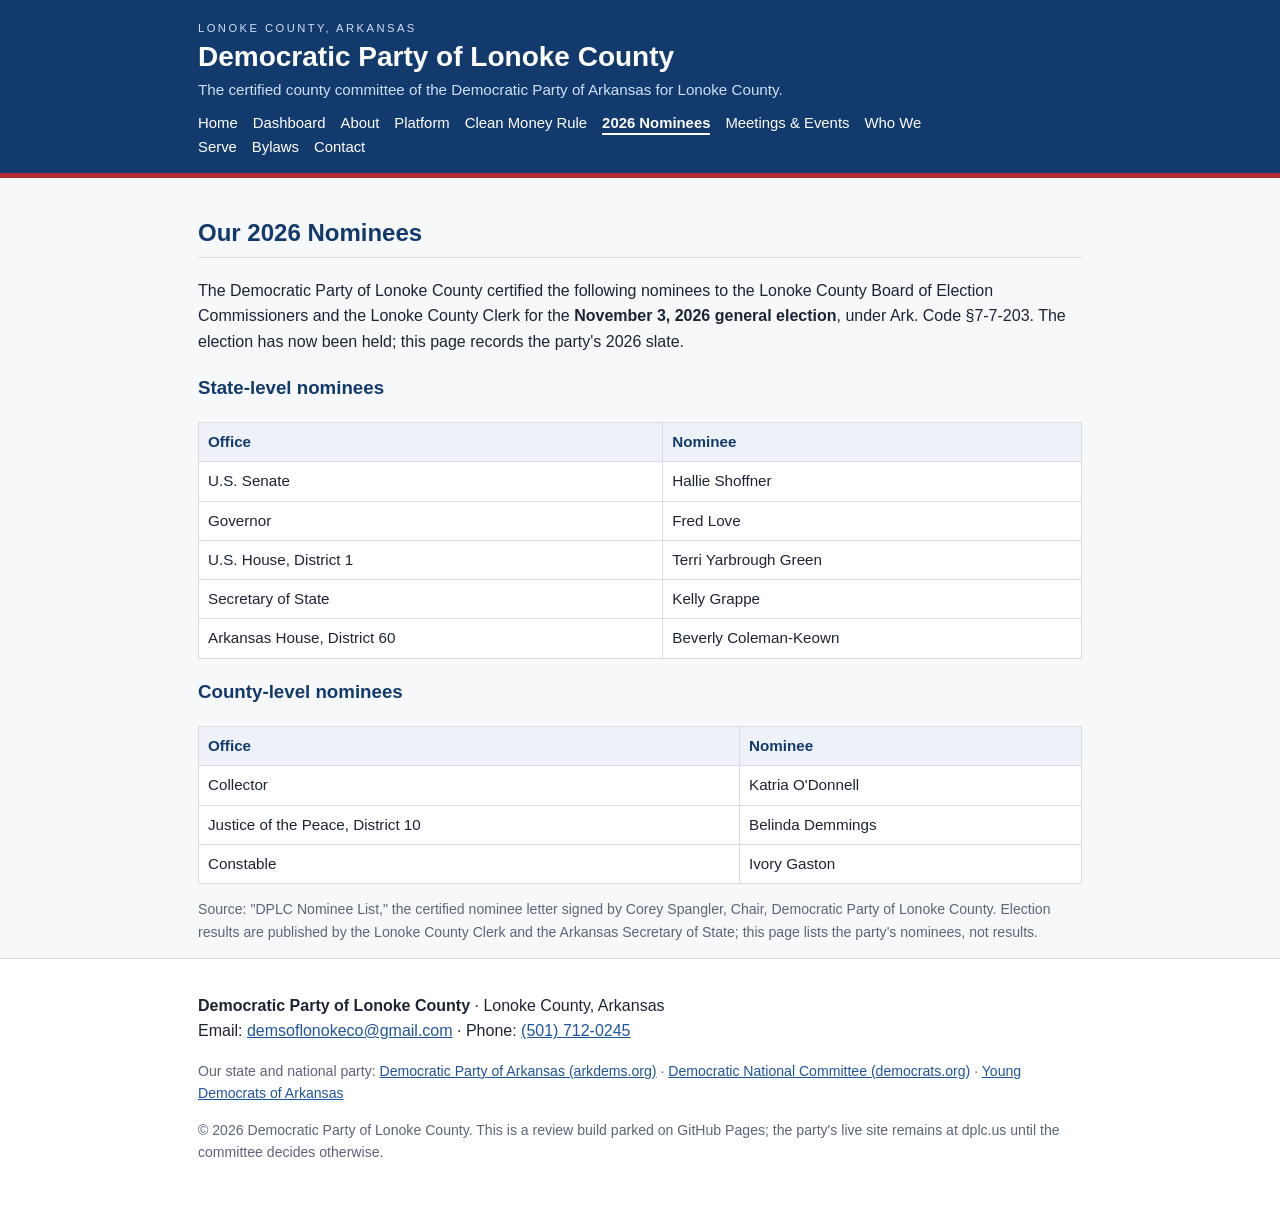
<file: candidates.html>
<!DOCTYPE html>
<html lang="en">
<head>
<meta charset="utf-8">
<meta name="viewport" content="width=device-width, initial-scale=1">
<title>2026 Nominees · Democratic Party of Lonoke County</title>
<meta name="description" content="The certified 2026 nominees of the Democratic Party of Lonoke County, from U.S. Senate to Constable.">
<link rel="canonical" href="https://hirammcknoxt.github.io/dplc/candidates.html">
<link rel="stylesheet" href="assets/style.css">
</head>
<body>
<header><div class="wrap">
<p class="kicker">Lonoke County, Arkansas</p>
<h1><a href="index.html">Democratic Party of Lonoke County</a></h1>
<p class="sub">The certified county committee of the Democratic Party of Arkansas for Lonoke County.</p>
<nav><a href="index.html">Home</a><a href="dashboard.html">Dashboard</a><a href="about.html">About</a><a href="platform.html">Platform</a><a href="clean-money.html">Clean Money Rule</a><a href="candidates.html" class="on">2026 Nominees</a><a href="events.html">Meetings & Events</a><a href="towns.html">Who We Serve</a><a href="bylaws.html">Bylaws</a><a href="contact.html">Contact</a></nav>
</div></header>
<main class="wrap">

<h2>Our 2026 Nominees</h2>
<p>The Democratic Party of Lonoke County certified the following nominees to the Lonoke
County Board of Election Commissioners and the Lonoke County Clerk for the
<strong>November 3, 2026 general election</strong>, under Ark. Code §7-7-203. The election
has now been held; this page records the party's 2026 slate.</p>
<h3>State-level nominees</h3>
<table>
<tr><th>Office</th><th>Nominee</th></tr>
<tr><td>U.S. Senate</td><td>Hallie Shoffner</td></tr>
<tr><td>Governor</td><td>Fred Love</td></tr>
<tr><td>U.S. House, District 1</td><td>Terri Yarbrough Green</td></tr>
<tr><td>Secretary of State</td><td>Kelly Grappe</td></tr>
<tr><td>Arkansas House, District 60</td><td>Beverly Coleman-Keown</td></tr>
</table>
<h3>County-level nominees</h3>
<table>
<tr><th>Office</th><th>Nominee</th></tr>
<tr><td>Collector</td><td>Katria O'Donnell</td></tr>
<tr><td>Justice of the Peace, District 10</td><td>Belinda Demmings</td></tr>
<tr><td>Constable</td><td>Ivory Gaston</td></tr>
</table>
<p class="small">Source: "DPLC Nominee List," the certified nominee letter signed by Corey
Spangler, Chair, Democratic Party of Lonoke County. Election results are published by the
Lonoke County Clerk and the Arkansas Secretary of State; this page lists the party's
nominees, not results.</p>

</main>
<footer><div class="wrap">

<p><strong>Democratic Party of Lonoke County</strong> · Lonoke County, Arkansas<br>
Email: <a href="mailto:demsoflonokeco@gmail.com">demsoflonokeco@gmail.com</a> · Phone: <a href="tel:+15017120245">(501) 712-0245</a></p>
<p class="small">Our state and national party: <a href="https://arkdems.org">Democratic Party of Arkansas (arkdems.org)</a> ·
<a href="https://democrats.org">Democratic National Committee (democrats.org)</a> ·
<a href="https://ydarkansas.org">Young Democrats of Arkansas</a></p>
<p class="small">© 2026 Democratic Party of Lonoke County. This is a review build parked on GitHub Pages;
the party's live site remains at dplc.us until the committee decides otherwise.</p>

</div></footer>
</body>
</html>
</file>
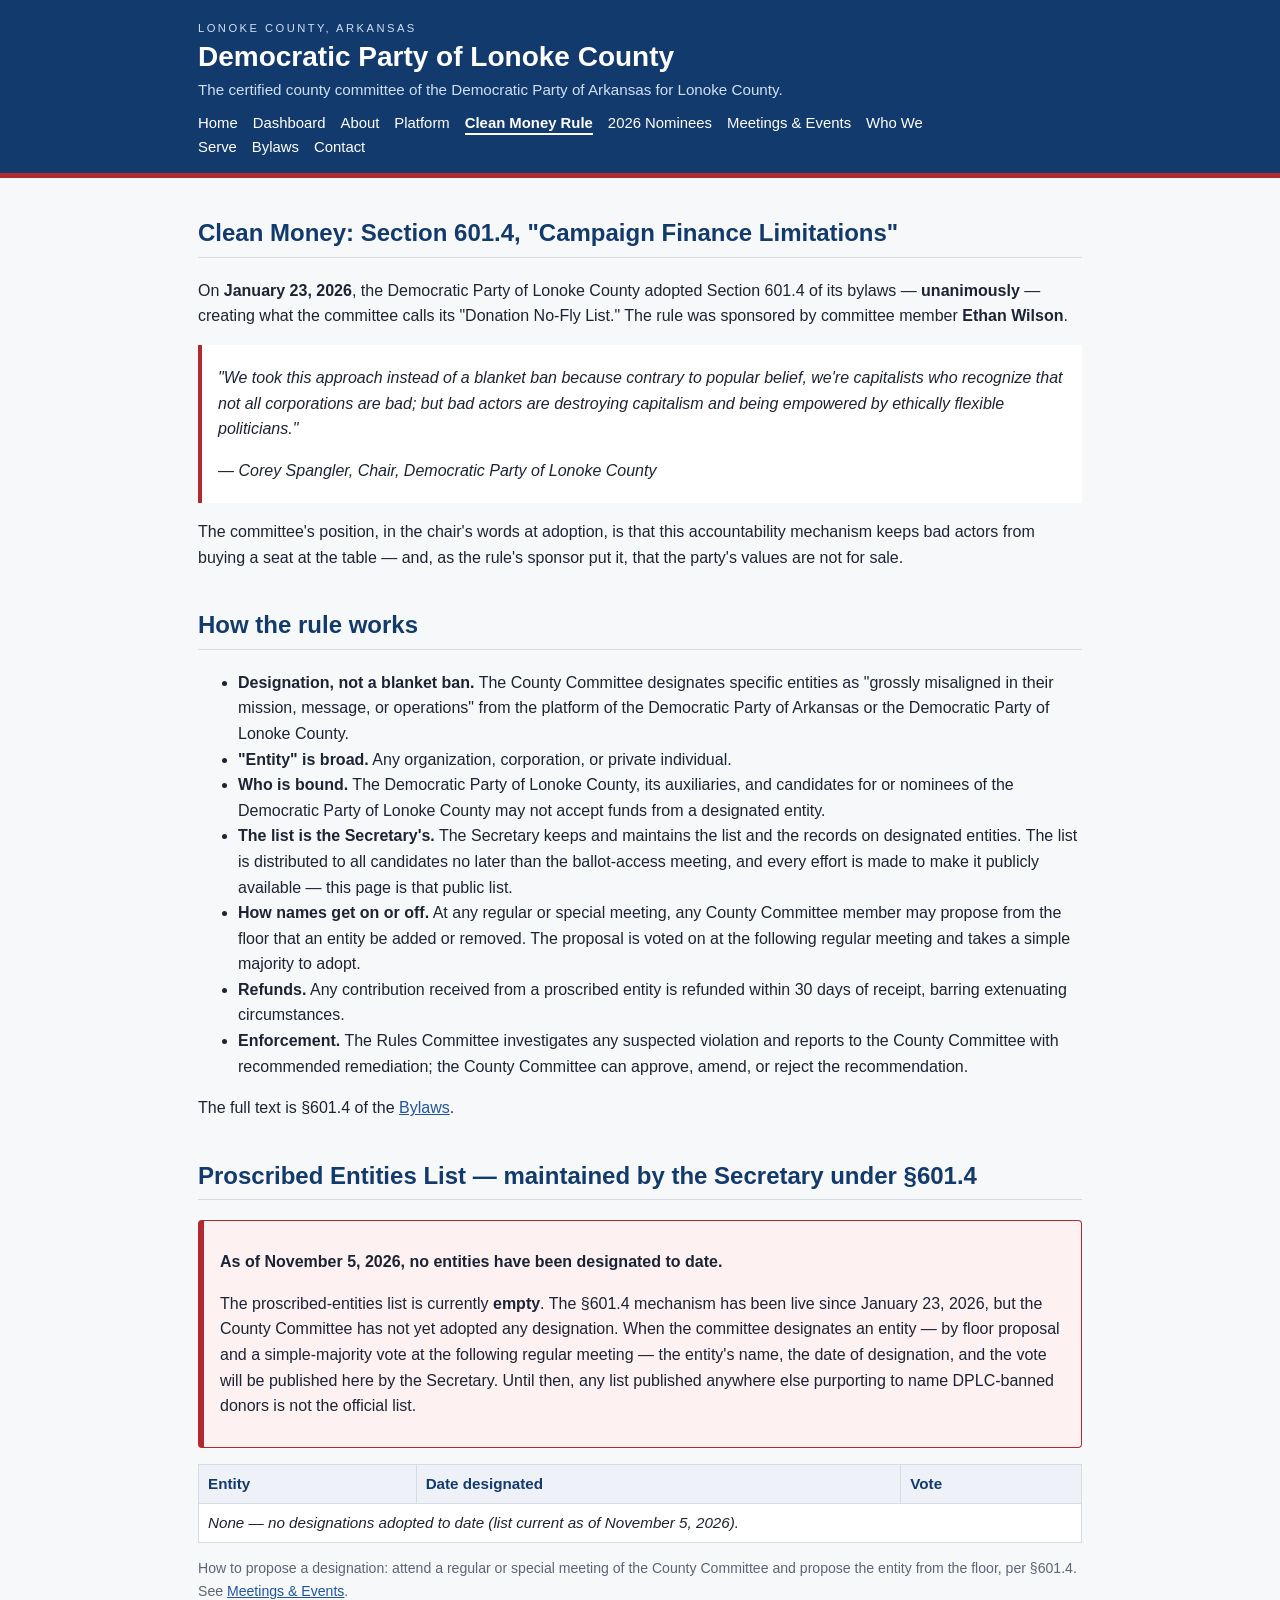
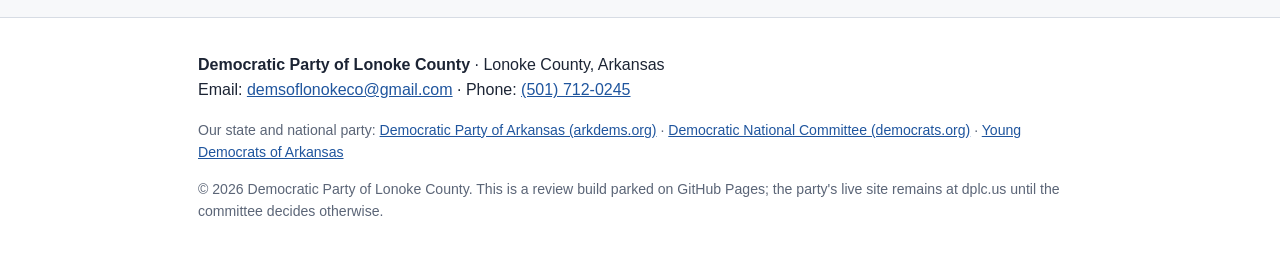
<file: clean-money.html>
<!DOCTYPE html>
<html lang="en">
<head>
<meta charset="utf-8">
<meta name="viewport" content="width=device-width, initial-scale=1">
<title>Clean Money Rule — §601.4 · Democratic Party of Lonoke County</title>
<meta name="description" content="Section 601.4 of the DPLC bylaws: the clean-money rule adopted unanimously January 23, 2026, and the Secretary's public proscribed-entities list (no designations to date).">
<link rel="canonical" href="https://hirammcknoxt.github.io/dplc/clean-money.html">
<link rel="stylesheet" href="assets/style.css">
</head>
<body>
<header><div class="wrap">
<p class="kicker">Lonoke County, Arkansas</p>
<h1><a href="index.html">Democratic Party of Lonoke County</a></h1>
<p class="sub">The certified county committee of the Democratic Party of Arkansas for Lonoke County.</p>
<nav><a href="index.html">Home</a><a href="dashboard.html">Dashboard</a><a href="about.html">About</a><a href="platform.html">Platform</a><a href="clean-money.html" class="on">Clean Money Rule</a><a href="candidates.html">2026 Nominees</a><a href="events.html">Meetings & Events</a><a href="towns.html">Who We Serve</a><a href="bylaws.html">Bylaws</a><a href="contact.html">Contact</a></nav>
</div></header>
<main class="wrap">

<h2>Clean Money: Section 601.4, "Campaign Finance Limitations"</h2>
<p>On <strong>January 23, 2026</strong>, the Democratic Party of Lonoke County adopted
Section 601.4 of its bylaws — <strong>unanimously</strong> — creating what the committee calls
its "Donation No-Fly List." The rule was sponsored by committee member <strong>Ethan
Wilson</strong>.</p>
<blockquote>
<p>"We took this approach instead of a blanket ban because contrary to popular belief, we're
capitalists who recognize that not all corporations are bad; but bad actors are destroying
capitalism and being empowered by ethically flexible politicians."</p>
<p>— Corey Spangler, Chair, Democratic Party of Lonoke County</p>
</blockquote>
<p>The committee's position, in the chair's words at adoption, is that this accountability
mechanism keeps bad actors from buying a seat at the table — and, as the rule's sponsor put
it, that the party's values are not for sale.</p>

<h2>How the rule works</h2>
<ul>
<li><strong>Designation, not a blanket ban.</strong> The County Committee designates specific
entities as "grossly misaligned in their mission, message, or operations" from the platform
of the Democratic Party of Arkansas or the Democratic Party of Lonoke County.</li>
<li><strong>"Entity" is broad.</strong> Any organization, corporation, or private
individual.</li>
<li><strong>Who is bound.</strong> The Democratic Party of Lonoke County, its auxiliaries,
and candidates for or nominees of the Democratic Party of Lonoke County may not accept funds
from a designated entity.</li>
<li><strong>The list is the Secretary's.</strong> The Secretary keeps and maintains the list
and the records on designated entities. The list is distributed to all candidates no later
than the ballot-access meeting, and every effort is made to make it publicly available —
this page is that public list.</li>
<li><strong>How names get on or off.</strong> At any regular or special meeting, any County
Committee member may propose from the floor that an entity be added or removed. The proposal
is voted on at the following regular meeting and takes a simple majority to adopt.</li>
<li><strong>Refunds.</strong> Any contribution received from a proscribed entity is refunded
within 30 days of receipt, barring extenuating circumstances.</li>
<li><strong>Enforcement.</strong> The Rules Committee investigates any suspected violation
and reports to the County Committee with recommended remediation; the County Committee can
approve, amend, or reject the recommendation.</li>
</ul>
<p>The full text is §601.4 of the <a href="bylaws.html#section-601-4">Bylaws</a>.</p>

<h2>Proscribed Entities List — maintained by the Secretary under §601.4</h2>
<div class="notice">
<p><strong>As of November 5, 2026, no entities have been designated to date.</strong></p>
<p>The proscribed-entities list is currently <strong>empty</strong>. The §601.4 mechanism
has been live since January 23, 2026, but the County Committee has not yet adopted any
designation. When the committee designates an entity — by floor proposal and a simple-majority
vote at the following regular meeting — the entity's name, the date of designation, and the
vote will be published here by the Secretary. Until then, any list published anywhere else
purporting to name DPLC-banned donors is not the official list.</p>
</div>
<table>
<tr><th>Entity</th><th>Date designated</th><th>Vote</th></tr>
<tr><td colspan="3"><em>None — no designations adopted to date (list current as of
November 5, 2026).</em></td></tr>
</table>
<p class="small">How to propose a designation: attend a regular or special meeting of the
County Committee and propose the entity from the floor, per §601.4. See
<a href="events.html">Meetings &amp; Events</a>.</p>

</main>
<footer><div class="wrap">

<p><strong>Democratic Party of Lonoke County</strong> · Lonoke County, Arkansas<br>
Email: <a href="mailto:demsoflonokeco@gmail.com">demsoflonokeco@gmail.com</a> · Phone: <a href="tel:+15017120245">(501) 712-0245</a></p>
<p class="small">Our state and national party: <a href="https://arkdems.org">Democratic Party of Arkansas (arkdems.org)</a> ·
<a href="https://democrats.org">Democratic National Committee (democrats.org)</a> ·
<a href="https://ydarkansas.org">Young Democrats of Arkansas</a></p>
<p class="small">© 2026 Democratic Party of Lonoke County. This is a review build parked on GitHub Pages;
the party's live site remains at dplc.us until the committee decides otherwise.</p>

</div></footer>
</body>
</html>
</file>
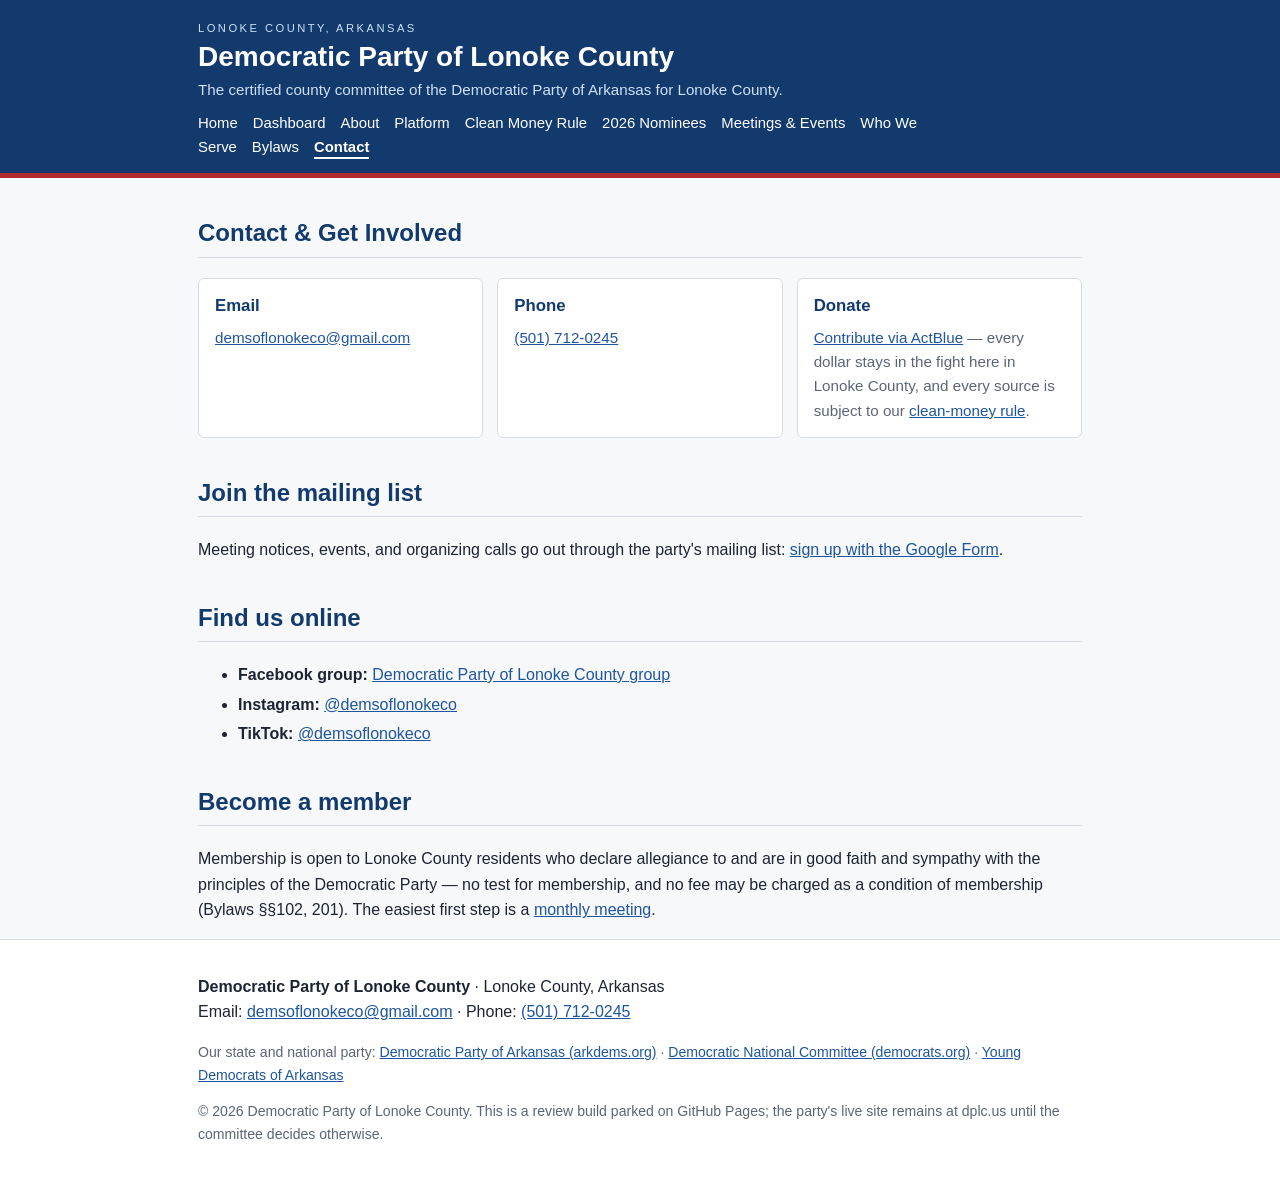
<file: contact.html>
<!DOCTYPE html>
<html lang="en">
<head>
<meta charset="utf-8">
<meta name="viewport" content="width=device-width, initial-scale=1">
<title>Contact · Democratic Party of Lonoke County</title>
<meta name="description" content="Contact the Democratic Party of Lonoke County: email, phone, ActBlue, mailing list, and social media.">
<link rel="canonical" href="https://hirammcknoxt.github.io/dplc/contact.html">
<link rel="stylesheet" href="assets/style.css">
</head>
<body>
<header><div class="wrap">
<p class="kicker">Lonoke County, Arkansas</p>
<h1><a href="index.html">Democratic Party of Lonoke County</a></h1>
<p class="sub">The certified county committee of the Democratic Party of Arkansas for Lonoke County.</p>
<nav><a href="index.html">Home</a><a href="dashboard.html">Dashboard</a><a href="about.html">About</a><a href="platform.html">Platform</a><a href="clean-money.html">Clean Money Rule</a><a href="candidates.html">2026 Nominees</a><a href="events.html">Meetings & Events</a><a href="towns.html">Who We Serve</a><a href="bylaws.html">Bylaws</a><a href="contact.html" class="on">Contact</a></nav>
</div></header>
<main class="wrap">

<h2>Contact &amp; Get Involved</h2>
<div class="cards">
  <div class="card"><h3>Email</h3>
  <p><a href="mailto:demsoflonokeco@gmail.com">demsoflonokeco@gmail.com</a></p></div>
  <div class="card"><h3>Phone</h3>
  <p><a href="tel:+15017120245">(501) 712-0245</a></p></div>
  <div class="card"><h3>Donate</h3>
  <p><a href="https://secure.actblue.com/donate/democraticpartyoflonokecounty">Contribute
  via ActBlue</a> — every dollar stays in the fight here in Lonoke County, and every source
  is subject to our <a href="clean-money.html">clean-money rule</a>.</p></div>
</div>
<h2>Join the mailing list</h2>
<p>Meeting notices, events, and organizing calls go out through the party's mailing list:
<a href="https://docs.google.com/forms/d/1oMJsVJkM6n7hNfbuL2tKcwhv7Unva1_OPeWaLj6GR7Y/viewform">sign
up with the Google Form</a>.</p>
<h2>Find us online</h2>
<ul class="tight">
<li><strong>Facebook group:</strong> <a href="https://www.facebook.com/groups/1223452642292846">Democratic Party of Lonoke County group</a></li>
<li><strong>Instagram:</strong> <a href="https://www.instagram.com/demsoflonokeco">@demsoflonokeco</a></li>
<li><strong>TikTok:</strong> <a href="https://www.tiktok.com/@demsoflonokeco">@demsoflonokeco</a></li>
</ul>
<h2>Become a member</h2>
<p>Membership is open to Lonoke County residents who declare allegiance to and are in good
faith and sympathy with the principles of the Democratic Party — no test for membership, and
no fee may be charged as a condition of membership (Bylaws §§102, 201). The easiest first
step is a <a href="events.html">monthly meeting</a>.</p>

</main>
<footer><div class="wrap">

<p><strong>Democratic Party of Lonoke County</strong> · Lonoke County, Arkansas<br>
Email: <a href="mailto:demsoflonokeco@gmail.com">demsoflonokeco@gmail.com</a> · Phone: <a href="tel:+15017120245">(501) 712-0245</a></p>
<p class="small">Our state and national party: <a href="https://arkdems.org">Democratic Party of Arkansas (arkdems.org)</a> ·
<a href="https://democrats.org">Democratic National Committee (democrats.org)</a> ·
<a href="https://ydarkansas.org">Young Democrats of Arkansas</a></p>
<p class="small">© 2026 Democratic Party of Lonoke County. This is a review build parked on GitHub Pages;
the party's live site remains at dplc.us until the committee decides otherwise.</p>

</div></footer>
</body>
</html>
</file>
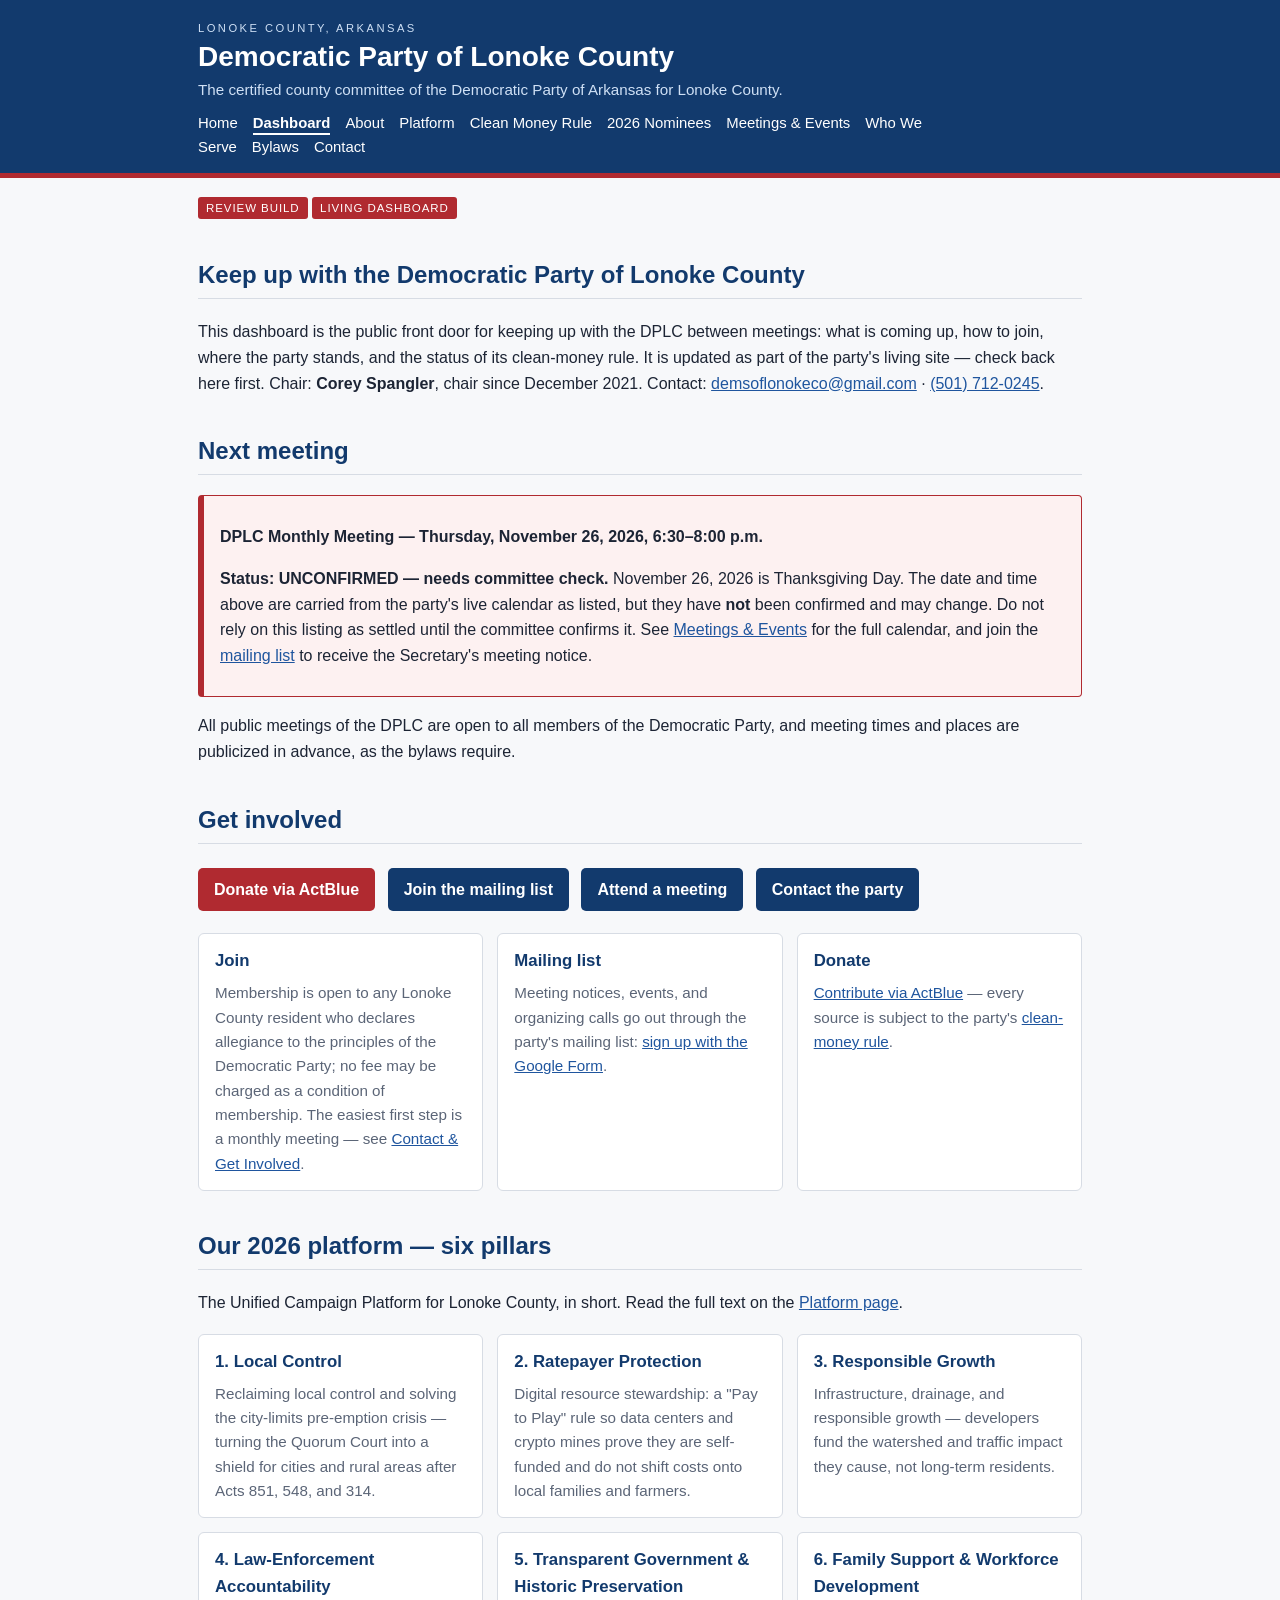
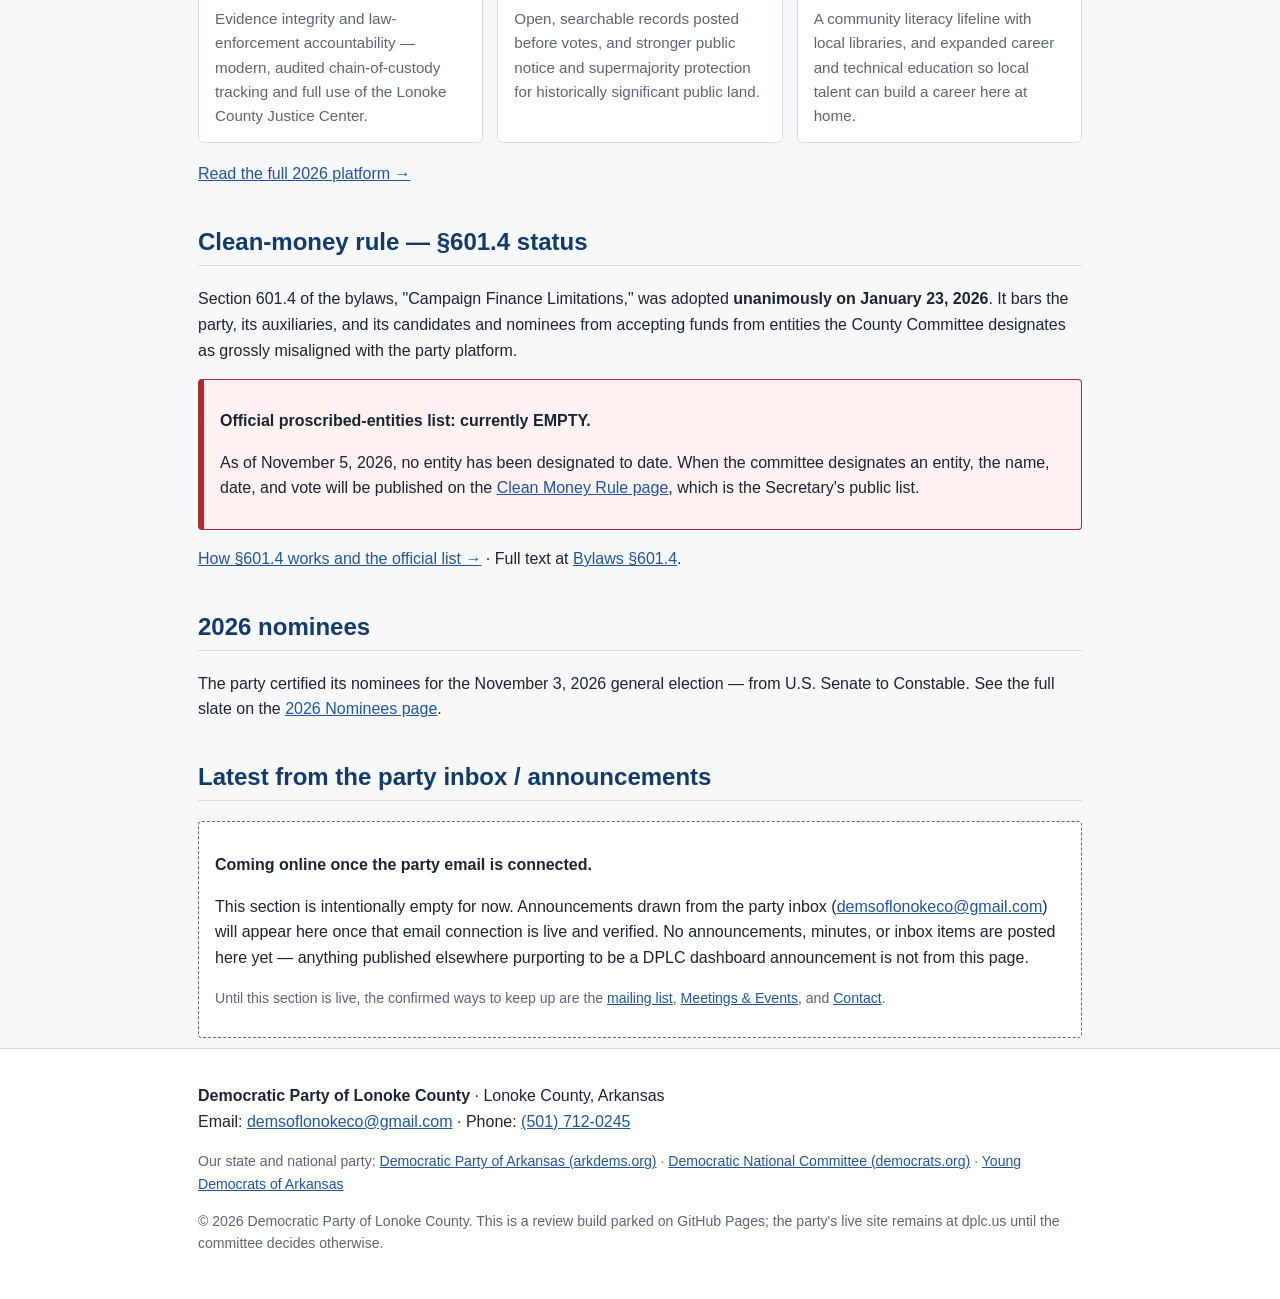
<file: dashboard.html>
<!DOCTYPE html>
<html lang="en">
<head>
<meta charset="utf-8">
<meta name="viewport" content="width=device-width, initial-scale=1">
<title>Dashboard · Democratic Party of Lonoke County</title>
<meta name="description" content="Living dashboard of the Democratic Party of Lonoke County: next meeting (Nov 26, 2026 listing unconfirmed — Thanksgiving Day), how to join, donate and mailing-list links, the six 2026 platform pillars, §601.4 clean-money status (list currently empty), and 2026 nominees.">
<link rel="canonical" href="https://hirammcknoxt.github.io/dplc/dashboard.html">
<link rel="stylesheet" href="assets/style.css">
</head>
<body>
<header><div class="wrap">
<p class="kicker">Lonoke County, Arkansas</p>
<h1><a href="index.html">Democratic Party of Lonoke County</a></h1>
<p class="sub">The certified county committee of the Democratic Party of Arkansas for Lonoke County.</p>
<nav><a href="index.html">Home</a><a href="dashboard.html" class="on">Dashboard</a><a href="about.html">About</a><a href="platform.html">Platform</a><a href="clean-money.html">Clean Money Rule</a><a href="candidates.html">2026 Nominees</a><a href="events.html">Meetings & Events</a><a href="towns.html">Who We Serve</a><a href="bylaws.html">Bylaws</a><a href="contact.html">Contact</a></nav>
</div></header>
<main class="wrap">

<p><span class="review-tag">Review build</span> <span class="review-tag">Living dashboard</span></p>
<h2>Keep up with the Democratic Party of Lonoke County</h2>
<p>This dashboard is the public front door for keeping up with the DPLC between meetings:
what is coming up, how to join, where the party stands, and the status of its clean-money
rule. It is updated as part of the party's living site — check back here first.
Chair: <strong>Corey Spangler</strong>, chair since December 2021. Contact:
<a href="mailto:demsoflonokeco@gmail.com">demsoflonokeco@gmail.com</a> ·
<a href="tel:+15017120245">(501) 712-0245</a>.</p>

<h2>Next meeting</h2>
<div class="notice">
<p><strong>DPLC Monthly Meeting — Thursday, November 26, 2026, 6:30–8:00 p.m.</strong></p>
<p><strong>Status: UNCONFIRMED — needs committee check.</strong> November 26, 2026 is
Thanksgiving Day. The date and time above are carried from the party's live calendar as
listed, but they have <strong>not</strong> been confirmed and may change. Do not rely on
this listing as settled until the committee confirms it. See
<a href="events.html">Meetings &amp; Events</a> for the full calendar, and join the
<a href="https://docs.google.com/forms/d/1oMJsVJkM6n7hNfbuL2tKcwhv7Unva1_OPeWaLj6GR7Y/viewform">mailing
list</a> to receive the Secretary's meeting notice.</p>
</div>
<p>All public meetings of the DPLC are open to all members of the Democratic Party, and
meeting times and places are publicized in advance, as the bylaws require.</p>

<h2>Get involved</h2>
<p>
<a class="btn" href="https://secure.actblue.com/donate/democraticpartyoflonokecounty">Donate via ActBlue</a>
<a class="btn blue" href="https://docs.google.com/forms/d/1oMJsVJkM6n7hNfbuL2tKcwhv7Unva1_OPeWaLj6GR7Y/viewform">Join the mailing list</a>
<a class="btn blue" href="events.html">Attend a meeting</a>
<a class="btn blue" href="contact.html">Contact the party</a>
</p>
<div class="cards">
  <div class="card"><h3>Join</h3>
  <p>Membership is open to any Lonoke County resident who declares allegiance to the
  principles of the Democratic Party; no fee may be charged as a condition of membership.
  The easiest first step is a monthly meeting — see <a href="contact.html">Contact &amp;
  Get Involved</a>.</p></div>
  <div class="card"><h3>Mailing list</h3>
  <p>Meeting notices, events, and organizing calls go out through the party's mailing list:
  <a href="https://docs.google.com/forms/d/1oMJsVJkM6n7hNfbuL2tKcwhv7Unva1_OPeWaLj6GR7Y/viewform">sign
  up with the Google Form</a>.</p></div>
  <div class="card"><h3>Donate</h3>
  <p><a href="https://secure.actblue.com/donate/democraticpartyoflonokecounty">Contribute
  via ActBlue</a> — every source is subject to the party's
  <a href="clean-money.html">clean-money rule</a>.</p></div>
</div>

<h2>Our 2026 platform — six pillars</h2>
<p>The Unified Campaign Platform for Lonoke County, in short. Read the full text on the
<a href="platform.html">Platform page</a>.</p>
<div class="cards">
  <div class="card"><h3>1. Local Control</h3>
  <p>Reclaiming local control and solving the city-limits pre-emption crisis — turning the
  Quorum Court into a shield for cities and rural areas after Acts 851, 548, and 314.</p></div>
  <div class="card"><h3>2. Ratepayer Protection</h3>
  <p>Digital resource stewardship: a "Pay to Play" rule so data centers and crypto mines
  prove they are self-funded and do not shift costs onto local families and farmers.</p></div>
  <div class="card"><h3>3. Responsible Growth</h3>
  <p>Infrastructure, drainage, and responsible growth — developers fund the watershed and
  traffic impact they cause, not long-term residents.</p></div>
  <div class="card"><h3>4. Law-Enforcement Accountability</h3>
  <p>Evidence integrity and law-enforcement accountability — modern, audited chain-of-custody
  tracking and full use of the Lonoke County Justice Center.</p></div>
  <div class="card"><h3>5. Transparent Government &amp; Historic Preservation</h3>
  <p>Open, searchable records posted before votes, and stronger public notice and
  supermajority protection for historically significant public land.</p></div>
  <div class="card"><h3>6. Family Support &amp; Workforce Development</h3>
  <p>A community literacy lifeline with local libraries, and expanded career and technical
  education so local talent can build a career here at home.</p></div>
</div>
<p><a href="platform.html">Read the full 2026 platform &rarr;</a></p>

<h2>Clean-money rule — §601.4 status</h2>
<p>Section 601.4 of the bylaws, "Campaign Finance Limitations," was adopted
<strong>unanimously on January 23, 2026</strong>. It bars the party, its auxiliaries, and
its candidates and nominees from accepting funds from entities the County Committee
designates as grossly misaligned with the party platform.</p>
<div class="notice">
<p><strong>Official proscribed-entities list: currently EMPTY.</strong></p>
<p>As of November 5, 2026, no entity has been designated to date. When the committee
designates an entity, the name, date, and vote will be published on the
<a href="clean-money.html">Clean Money Rule page</a>, which is the Secretary's public list.</p>
</div>
<p><a href="clean-money.html">How §601.4 works and the official list &rarr;</a> ·
Full text at <a href="bylaws.html#section-601-4">Bylaws §601.4</a>.</p>

<h2>2026 nominees</h2>
<p>The party certified its nominees for the November 3, 2026 general election — from
U.S. Senate to Constable. See the full slate on the
<a href="candidates.html">2026 Nominees page</a>.</p>

<h2>Latest from the party inbox / announcements</h2>
<div class="empty">
<p><strong>Coming online once the party email is connected.</strong></p>
<p>This section is intentionally empty for now. Announcements drawn from the party inbox
(<a href="mailto:demsoflonokeco@gmail.com">demsoflonokeco@gmail.com</a>) will appear here
once that email connection is live and verified. No announcements, minutes, or inbox items
are posted here yet — anything published elsewhere purporting to be a DPLC dashboard
announcement is not from this page.</p>
<p class="small">Until this section is live, the confirmed ways to keep up are the
<a href="https://docs.google.com/forms/d/1oMJsVJkM6n7hNfbuL2tKcwhv7Unva1_OPeWaLj6GR7Y/viewform">mailing
list</a>, <a href="events.html">Meetings &amp; Events</a>, and
<a href="contact.html">Contact</a>.</p>
</div>

</main>
<footer><div class="wrap">

<p><strong>Democratic Party of Lonoke County</strong> · Lonoke County, Arkansas<br>
Email: <a href="mailto:demsoflonokeco@gmail.com">demsoflonokeco@gmail.com</a> · Phone: <a href="tel:+15017120245">(501) 712-0245</a></p>
<p class="small">Our state and national party: <a href="https://arkdems.org">Democratic Party of Arkansas (arkdems.org)</a> ·
<a href="https://democrats.org">Democratic National Committee (democrats.org)</a> ·
<a href="https://ydarkansas.org">Young Democrats of Arkansas</a></p>
<p class="small">© 2026 Democratic Party of Lonoke County. This is a review build parked on GitHub Pages;
the party's live site remains at dplc.us until the committee decides otherwise.</p>

</div></footer>
</body>
</html>
</file>
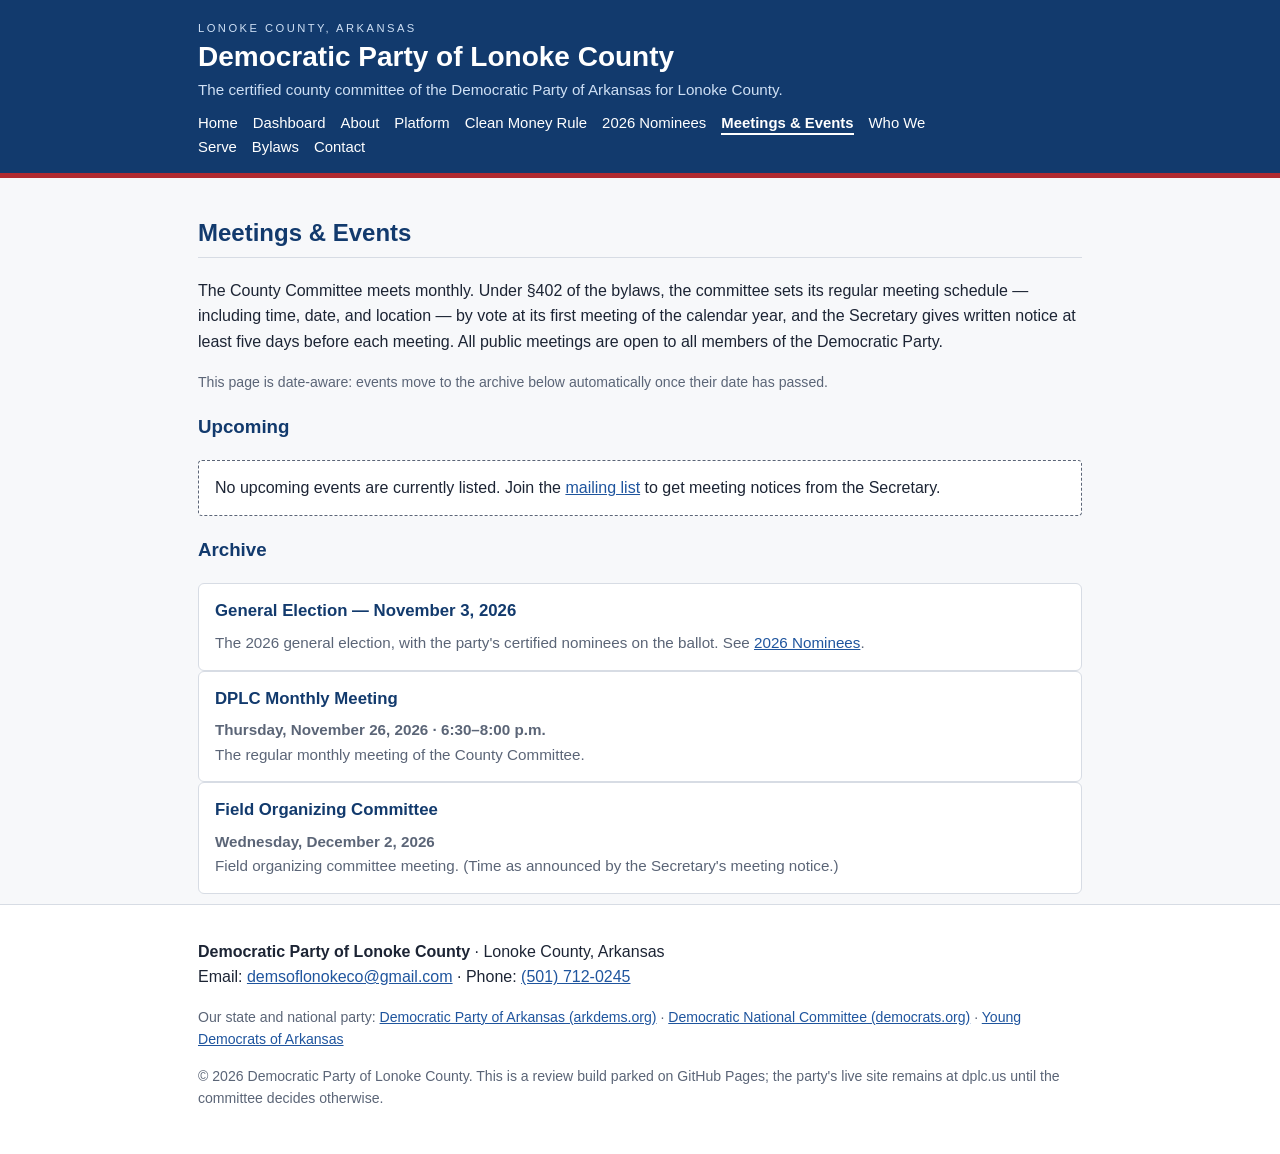
<file: events.html>
<!DOCTYPE html>
<html lang="en">
<head>
<meta charset="utf-8">
<meta name="viewport" content="width=device-width, initial-scale=1">
<title>Meetings & Events · Democratic Party of Lonoke County</title>
<meta name="description" content="Monthly meetings and events of the Democratic Party of Lonoke County, with a date-aware archive.">
<link rel="canonical" href="https://hirammcknoxt.github.io/dplc/events.html">
<link rel="stylesheet" href="assets/style.css">
</head>
<body>
<header><div class="wrap">
<p class="kicker">Lonoke County, Arkansas</p>
<h1><a href="index.html">Democratic Party of Lonoke County</a></h1>
<p class="sub">The certified county committee of the Democratic Party of Arkansas for Lonoke County.</p>
<nav><a href="index.html">Home</a><a href="dashboard.html">Dashboard</a><a href="about.html">About</a><a href="platform.html">Platform</a><a href="clean-money.html">Clean Money Rule</a><a href="candidates.html">2026 Nominees</a><a href="events.html" class="on">Meetings & Events</a><a href="towns.html">Who We Serve</a><a href="bylaws.html">Bylaws</a><a href="contact.html">Contact</a></nav>
</div></header>
<main class="wrap">

<h2>Meetings &amp; Events</h2>
<p>The County Committee meets monthly. Under §402 of the bylaws, the committee sets its
regular meeting schedule — including time, date, and location — by vote at its first meeting
of the calendar year, and the Secretary gives written notice at least five days before each
meeting. All public meetings are open to all members of the Democratic Party.</p>
<p class="small">This page is date-aware: events move to the archive below automatically
once their date has passed.</p>
<h3>Upcoming</h3>
<div id="upcoming">
  <div class="card event" data-date="2026-11-26">
    <h3>DPLC Monthly Meeting</h3>
    <p><strong>Thursday, November 26, 2026 · 6:30–8:00 p.m.</strong><br>
    The regular monthly meeting of the County Committee.</p>
  </div>
  <div class="card event" data-date="2026-12-02">
    <h3>Field Organizing Committee</h3>
    <p><strong>Wednesday, December 2, 2026</strong><br>
    Field organizing committee meeting. (Time as announced by the Secretary's meeting
    notice.)</p>
  </div>
</div>
<p id="no-upcoming" class="empty" hidden>No upcoming events are currently listed. Join the
<a href="https://docs.google.com/forms/d/1oMJsVJkM6n7hNfbuL2tKcwhv7Unva1_OPeWaLj6GR7Y/viewform">mailing
list</a> to get meeting notices from the Secretary.</p>
<h3>Archive</h3>
<div id="past">
  <div class="card event" data-date="2026-11-03">
    <h3>General Election — November 3, 2026</h3>
    <p>The 2026 general election, with the party's certified nominees on the ballot.
    See <a href="candidates.html">2026 Nominees</a>.</p>
  </div>
</div>
<script>
(function(){
  var today = new Date(); today.setHours(0,0,0,0);
  var past = document.getElementById('past');
  var upcoming = document.getElementById('upcoming');
  Array.prototype.forEach.call(document.querySelectorAll('#upcoming .event'), function(el){
    var d = new Date(el.getAttribute('data-date') + 'T00:00:00');
    if (d < today) { past.appendChild(el); }
  });
  if (!upcoming.querySelector('.event')) {
    document.getElementById('no-upcoming').hidden = false;
  }
})();
</script>

</main>
<footer><div class="wrap">

<p><strong>Democratic Party of Lonoke County</strong> · Lonoke County, Arkansas<br>
Email: <a href="mailto:demsoflonokeco@gmail.com">demsoflonokeco@gmail.com</a> · Phone: <a href="tel:+15017120245">(501) 712-0245</a></p>
<p class="small">Our state and national party: <a href="https://arkdems.org">Democratic Party of Arkansas (arkdems.org)</a> ·
<a href="https://democrats.org">Democratic National Committee (democrats.org)</a> ·
<a href="https://ydarkansas.org">Young Democrats of Arkansas</a></p>
<p class="small">© 2026 Democratic Party of Lonoke County. This is a review build parked on GitHub Pages;
the party's live site remains at dplc.us until the committee decides otherwise.</p>

</div></footer>
</body>
</html>
</file>
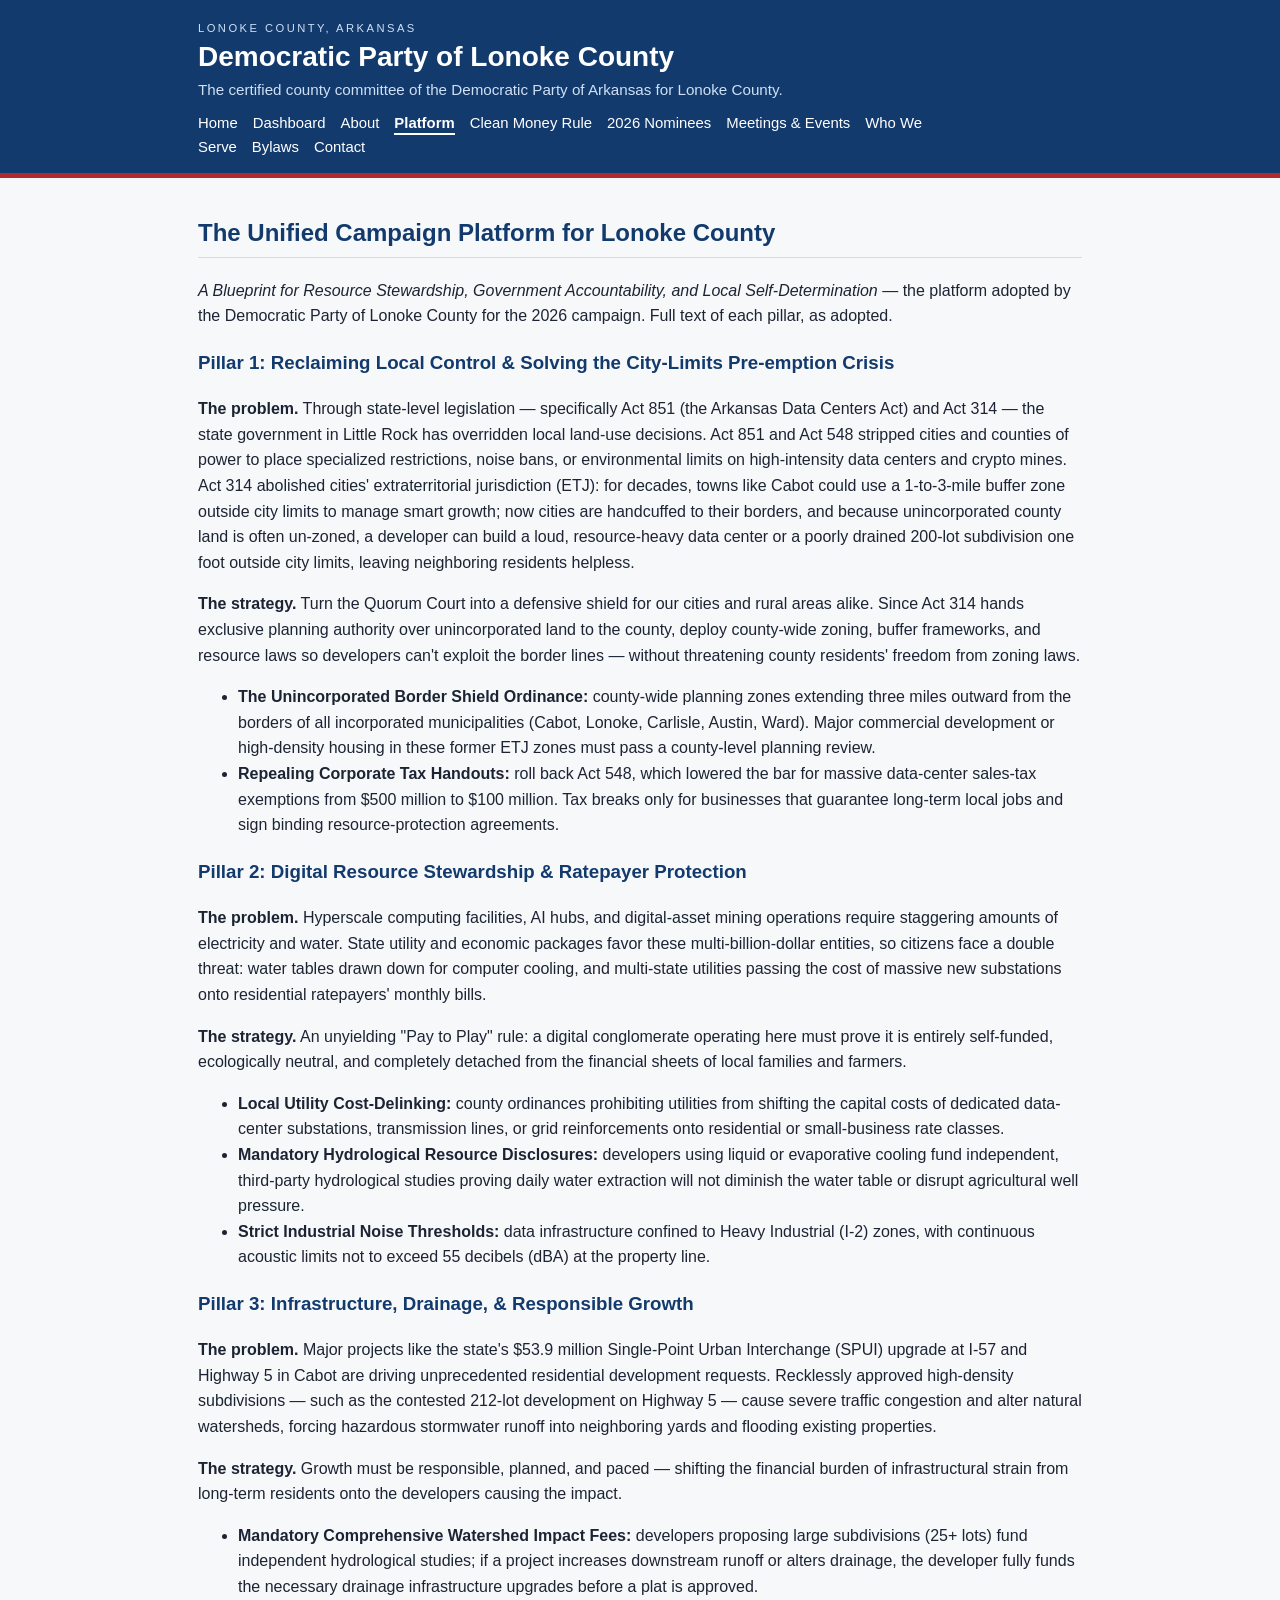
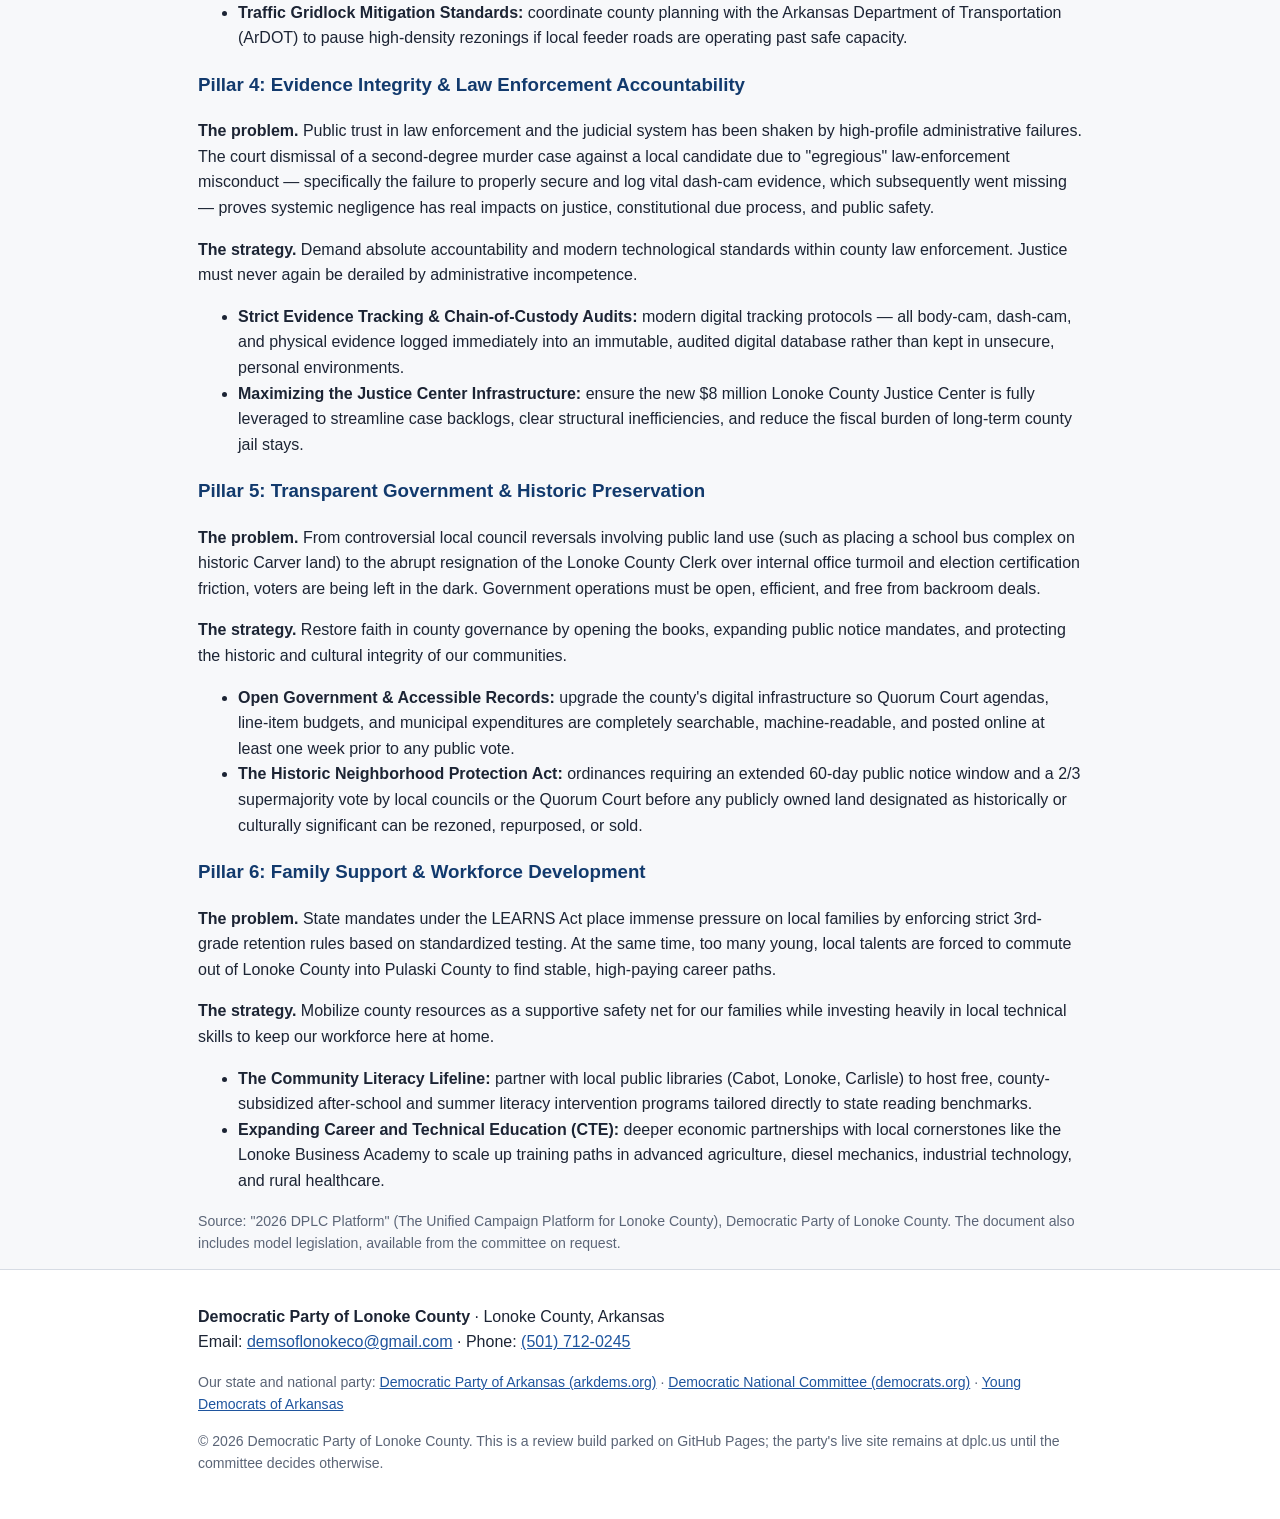
<file: platform.html>
<!DOCTYPE html>
<html lang="en">
<head>
<meta charset="utf-8">
<meta name="viewport" content="width=device-width, initial-scale=1">
<title>2026 Platform · Democratic Party of Lonoke County</title>
<meta name="description" content="The Unified Campaign Platform for Lonoke County: local control, ratepayer protection, responsible growth, law-enforcement accountability, transparent government, family and workforce support.">
<link rel="canonical" href="https://hirammcknoxt.github.io/dplc/platform.html">
<link rel="stylesheet" href="assets/style.css">
</head>
<body>
<header><div class="wrap">
<p class="kicker">Lonoke County, Arkansas</p>
<h1><a href="index.html">Democratic Party of Lonoke County</a></h1>
<p class="sub">The certified county committee of the Democratic Party of Arkansas for Lonoke County.</p>
<nav><a href="index.html">Home</a><a href="dashboard.html">Dashboard</a><a href="about.html">About</a><a href="platform.html" class="on">Platform</a><a href="clean-money.html">Clean Money Rule</a><a href="candidates.html">2026 Nominees</a><a href="events.html">Meetings & Events</a><a href="towns.html">Who We Serve</a><a href="bylaws.html">Bylaws</a><a href="contact.html">Contact</a></nav>
</div></header>
<main class="wrap">

<h2>The Unified Campaign Platform for Lonoke County</h2>
<p><em>A Blueprint for Resource Stewardship, Government Accountability, and Local
Self-Determination</em> — the platform adopted by the Democratic Party of Lonoke County
for the 2026 campaign. Full text of each pillar, as adopted.</p>

<h3>Pillar 1: Reclaiming Local Control &amp; Solving the City-Limits Pre-emption Crisis</h3>
<p><strong>The problem.</strong> Through state-level legislation — specifically Act 851 (the
Arkansas Data Centers Act) and Act 314 — the state government in Little Rock has overridden
local land-use decisions. Act 851 and Act 548 stripped cities and counties of power to place
specialized restrictions, noise bans, or environmental limits on high-intensity data centers
and crypto mines. Act 314 abolished cities' extraterritorial jurisdiction (ETJ): for decades,
towns like Cabot could use a 1-to-3-mile buffer zone outside city limits to manage smart
growth; now cities are handcuffed to their borders, and because unincorporated county land is
often un-zoned, a developer can build a loud, resource-heavy data center or a poorly drained
200-lot subdivision one foot outside city limits, leaving neighboring residents helpless.</p>
<p><strong>The strategy.</strong> Turn the Quorum Court into a defensive shield for our cities
and rural areas alike. Since Act 314 hands exclusive planning authority over unincorporated
land to the county, deploy county-wide zoning, buffer frameworks, and resource laws so
developers can't exploit the border lines — without threatening county residents' freedom
from zoning laws.</p>
<ul>
<li><strong>The Unincorporated Border Shield Ordinance:</strong> county-wide planning zones
extending three miles outward from the borders of all incorporated municipalities (Cabot,
Lonoke, Carlisle, Austin, Ward). Major commercial development or high-density housing in
these former ETJ zones must pass a county-level planning review.</li>
<li><strong>Repealing Corporate Tax Handouts:</strong> roll back Act 548, which lowered the
bar for massive data-center sales-tax exemptions from $500 million to $100 million. Tax
breaks only for businesses that guarantee long-term local jobs and sign binding
resource-protection agreements.</li>
</ul>

<h3>Pillar 2: Digital Resource Stewardship &amp; Ratepayer Protection</h3>
<p><strong>The problem.</strong> Hyperscale computing facilities, AI hubs, and digital-asset
mining operations require staggering amounts of electricity and water. State utility and
economic packages favor these multi-billion-dollar entities, so citizens face a double
threat: water tables drawn down for computer cooling, and multi-state utilities passing the
cost of massive new substations onto residential ratepayers' monthly bills.</p>
<p><strong>The strategy.</strong> An unyielding "Pay to Play" rule: a digital conglomerate
operating here must prove it is entirely self-funded, ecologically neutral, and completely
detached from the financial sheets of local families and farmers.</p>
<ul>
<li><strong>Local Utility Cost-Delinking:</strong> county ordinances prohibiting utilities
from shifting the capital costs of dedicated data-center substations, transmission lines,
or grid reinforcements onto residential or small-business rate classes.</li>
<li><strong>Mandatory Hydrological Resource Disclosures:</strong> developers using liquid or
evaporative cooling fund independent, third-party hydrological studies proving daily water
extraction will not diminish the water table or disrupt agricultural well pressure.</li>
<li><strong>Strict Industrial Noise Thresholds:</strong> data infrastructure confined to
Heavy Industrial (I-2) zones, with continuous acoustic limits not to exceed 55 decibels
(dBA) at the property line.</li>
</ul>

<h3>Pillar 3: Infrastructure, Drainage, &amp; Responsible Growth</h3>
<p><strong>The problem.</strong> Major projects like the state's $53.9 million Single-Point
Urban Interchange (SPUI) upgrade at I-57 and Highway 5 in Cabot are driving unprecedented
residential development requests. Recklessly approved high-density subdivisions — such as
the contested 212-lot development on Highway 5 — cause severe traffic congestion and alter
natural watersheds, forcing hazardous stormwater runoff into neighboring yards and flooding
existing properties.</p>
<p><strong>The strategy.</strong> Growth must be responsible, planned, and paced — shifting
the financial burden of infrastructural strain from long-term residents onto the developers
causing the impact.</p>
<ul>
<li><strong>Mandatory Comprehensive Watershed Impact Fees:</strong> developers proposing
large subdivisions (25+ lots) fund independent hydrological studies; if a project increases
downstream runoff or alters drainage, the developer fully funds the necessary drainage
infrastructure upgrades before a plat is approved.</li>
<li><strong>Traffic Gridlock Mitigation Standards:</strong> coordinate county planning with
the Arkansas Department of Transportation (ArDOT) to pause high-density rezonings if local
feeder roads are operating past safe capacity.</li>
</ul>

<h3>Pillar 4: Evidence Integrity &amp; Law Enforcement Accountability</h3>
<p><strong>The problem.</strong> Public trust in law enforcement and the judicial system has
been shaken by high-profile administrative failures. The court dismissal of a second-degree
murder case against a local candidate due to "egregious" law-enforcement misconduct —
specifically the failure to properly secure and log vital dash-cam evidence, which
subsequently went missing — proves systemic negligence has real impacts on justice,
constitutional due process, and public safety.</p>
<p><strong>The strategy.</strong> Demand absolute accountability and modern technological
standards within county law enforcement. Justice must never again be derailed by
administrative incompetence.</p>
<ul>
<li><strong>Strict Evidence Tracking &amp; Chain-of-Custody Audits:</strong> modern digital
tracking protocols — all body-cam, dash-cam, and physical evidence logged immediately into
an immutable, audited digital database rather than kept in unsecure, personal
environments.</li>
<li><strong>Maximizing the Justice Center Infrastructure:</strong> ensure the new $8 million
Lonoke County Justice Center is fully leveraged to streamline case backlogs, clear
structural inefficiencies, and reduce the fiscal burden of long-term county jail stays.</li>
</ul>

<h3>Pillar 5: Transparent Government &amp; Historic Preservation</h3>
<p><strong>The problem.</strong> From controversial local council reversals involving public
land use (such as placing a school bus complex on historic Carver land) to the abrupt
resignation of the Lonoke County Clerk over internal office turmoil and election
certification friction, voters are being left in the dark. Government operations must be
open, efficient, and free from backroom deals.</p>
<p><strong>The strategy.</strong> Restore faith in county governance by opening the books,
expanding public notice mandates, and protecting the historic and cultural integrity of our
communities.</p>
<ul>
<li><strong>Open Government &amp; Accessible Records:</strong> upgrade the county's digital
infrastructure so Quorum Court agendas, line-item budgets, and municipal expenditures are
completely searchable, machine-readable, and posted online at least one week prior to any
public vote.</li>
<li><strong>The Historic Neighborhood Protection Act:</strong> ordinances requiring an
extended 60-day public notice window and a 2/3 supermajority vote by local councils or the
Quorum Court before any publicly owned land designated as historically or culturally
significant can be rezoned, repurposed, or sold.</li>
</ul>

<h3>Pillar 6: Family Support &amp; Workforce Development</h3>
<p><strong>The problem.</strong> State mandates under the LEARNS Act place immense pressure on
local families by enforcing strict 3rd-grade retention rules based on standardized testing.
At the same time, too many young, local talents are forced to commute out of Lonoke County
into Pulaski County to find stable, high-paying career paths.</p>
<p><strong>The strategy.</strong> Mobilize county resources as a supportive safety net for
our families while investing heavily in local technical skills to keep our workforce here at
home.</p>
<ul>
<li><strong>The Community Literacy Lifeline:</strong> partner with local public libraries
(Cabot, Lonoke, Carlisle) to host free, county-subsidized after-school and summer literacy
intervention programs tailored directly to state reading benchmarks.</li>
<li><strong>Expanding Career and Technical Education (CTE):</strong> deeper economic
partnerships with local cornerstones like the Lonoke Business Academy to scale up training
paths in advanced agriculture, diesel mechanics, industrial technology, and rural
healthcare.</li>
</ul>
<p class="small">Source: "2026 DPLC Platform" (The Unified Campaign Platform for
Lonoke County), Democratic Party of Lonoke County. The document also includes model
legislation, available from the committee on request.</p>

</main>
<footer><div class="wrap">

<p><strong>Democratic Party of Lonoke County</strong> · Lonoke County, Arkansas<br>
Email: <a href="mailto:demsoflonokeco@gmail.com">demsoflonokeco@gmail.com</a> · Phone: <a href="tel:+15017120245">(501) 712-0245</a></p>
<p class="small">Our state and national party: <a href="https://arkdems.org">Democratic Party of Arkansas (arkdems.org)</a> ·
<a href="https://democrats.org">Democratic National Committee (democrats.org)</a> ·
<a href="https://ydarkansas.org">Young Democrats of Arkansas</a></p>
<p class="small">© 2026 Democratic Party of Lonoke County. This is a review build parked on GitHub Pages;
the party's live site remains at dplc.us until the committee decides otherwise.</p>

</div></footer>
</body>
</html>
</file>
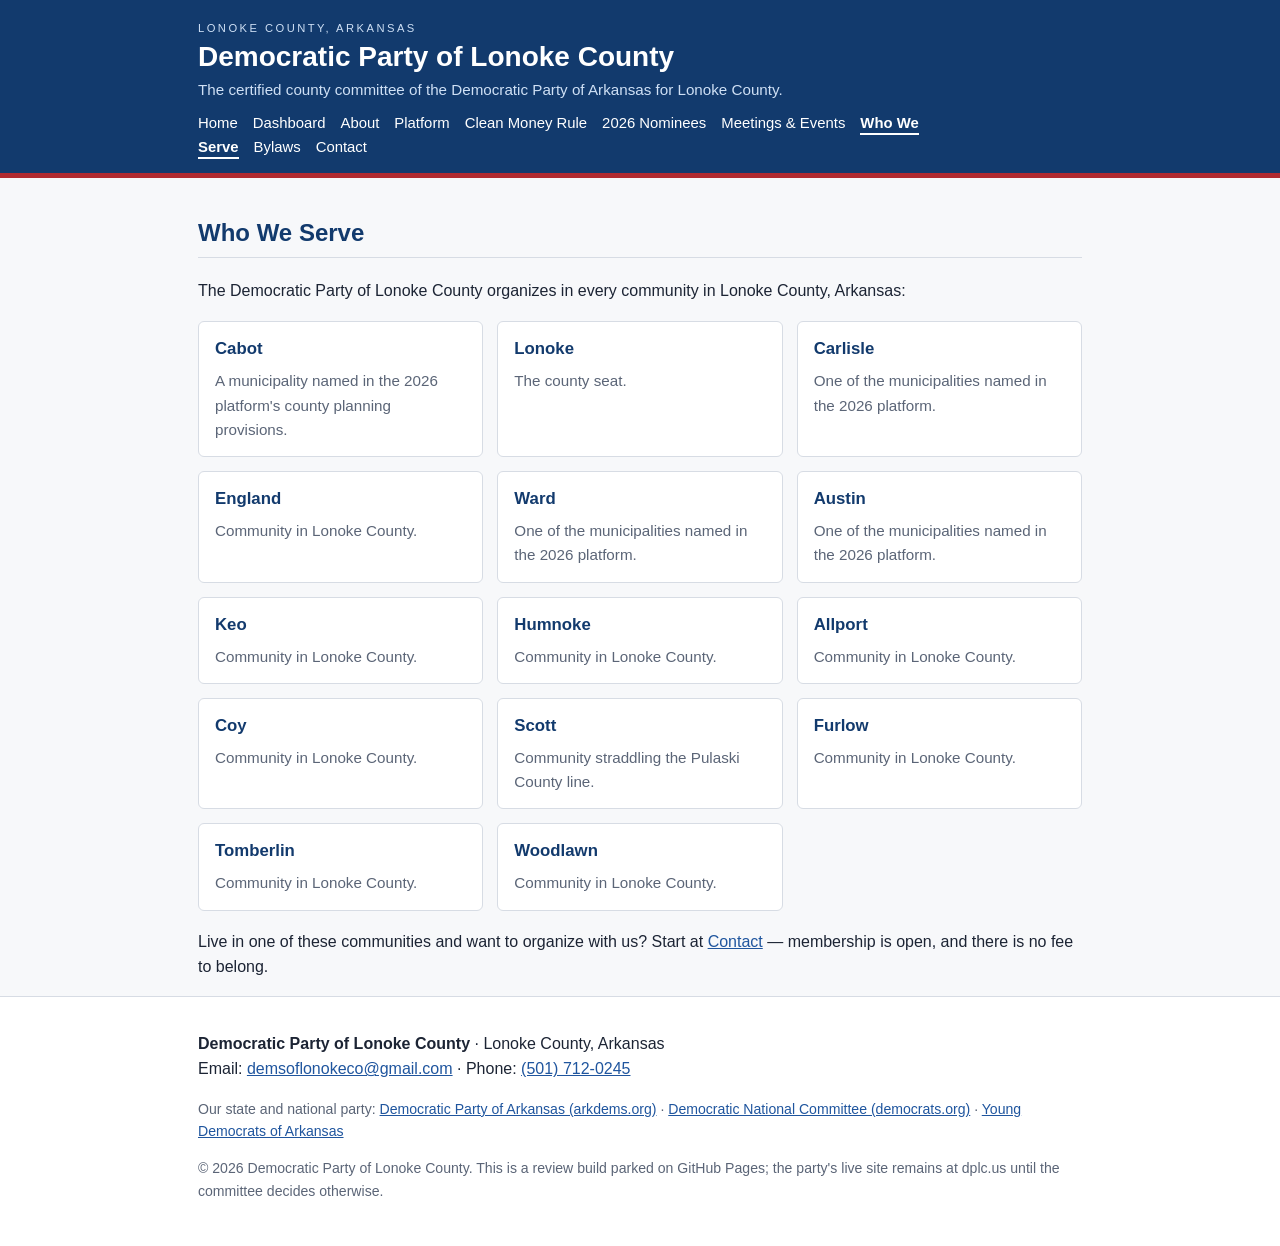
<file: towns.html>
<!DOCTYPE html>
<html lang="en">
<head>
<meta charset="utf-8">
<meta name="viewport" content="width=device-width, initial-scale=1">
<title>Who We Serve · Democratic Party of Lonoke County</title>
<meta name="description" content="The fourteen Lonoke County communities the DPLC serves: Cabot, Lonoke, Carlisle, England, Ward, Austin, Keo, Humnoke, Allport, Coy, Scott, Furlow, Tomberlin, Woodlawn.">
<link rel="canonical" href="https://hirammcknoxt.github.io/dplc/towns.html">
<link rel="stylesheet" href="assets/style.css">
</head>
<body>
<header><div class="wrap">
<p class="kicker">Lonoke County, Arkansas</p>
<h1><a href="index.html">Democratic Party of Lonoke County</a></h1>
<p class="sub">The certified county committee of the Democratic Party of Arkansas for Lonoke County.</p>
<nav><a href="index.html">Home</a><a href="dashboard.html">Dashboard</a><a href="about.html">About</a><a href="platform.html">Platform</a><a href="clean-money.html">Clean Money Rule</a><a href="candidates.html">2026 Nominees</a><a href="events.html">Meetings & Events</a><a href="towns.html" class="on">Who We Serve</a><a href="bylaws.html">Bylaws</a><a href="contact.html">Contact</a></nav>
</div></header>
<main class="wrap">

<h2>Who We Serve</h2>
<p>The Democratic Party of Lonoke County organizes in every community in Lonoke County,
Arkansas:</p>
<div class="cards">
  <div class="card"><h3>Cabot</h3><p>A municipality named in the 2026 platform's county planning provisions.</p></div>
  <div class="card"><h3>Lonoke</h3><p>The county seat.</p></div>
  <div class="card"><h3>Carlisle</h3><p>One of the municipalities named in the 2026 platform.</p></div>
  <div class="card"><h3>England</h3><p>Community in Lonoke County.</p></div>
  <div class="card"><h3>Ward</h3><p>One of the municipalities named in the 2026 platform.</p></div>
  <div class="card"><h3>Austin</h3><p>One of the municipalities named in the 2026 platform.</p></div>
  <div class="card"><h3>Keo</h3><p>Community in Lonoke County.</p></div>
  <div class="card"><h3>Humnoke</h3><p>Community in Lonoke County.</p></div>
  <div class="card"><h3>Allport</h3><p>Community in Lonoke County.</p></div>
  <div class="card"><h3>Coy</h3><p>Community in Lonoke County.</p></div>
  <div class="card"><h3>Scott</h3><p>Community straddling the Pulaski County line.</p></div>
  <div class="card"><h3>Furlow</h3><p>Community in Lonoke County.</p></div>
  <div class="card"><h3>Tomberlin</h3><p>Community in Lonoke County.</p></div>
  <div class="card"><h3>Woodlawn</h3><p>Community in Lonoke County.</p></div>
</div>
<p>Live in one of these communities and want to organize with us? Start at
<a href="contact.html">Contact</a> — membership is open, and there is no fee to belong.</p>

</main>
<footer><div class="wrap">

<p><strong>Democratic Party of Lonoke County</strong> · Lonoke County, Arkansas<br>
Email: <a href="mailto:demsoflonokeco@gmail.com">demsoflonokeco@gmail.com</a> · Phone: <a href="tel:+15017120245">(501) 712-0245</a></p>
<p class="small">Our state and national party: <a href="https://arkdems.org">Democratic Party of Arkansas (arkdems.org)</a> ·
<a href="https://democrats.org">Democratic National Committee (democrats.org)</a> ·
<a href="https://ydarkansas.org">Young Democrats of Arkansas</a></p>
<p class="small">© 2026 Democratic Party of Lonoke County. This is a review build parked on GitHub Pages;
the party's live site remains at dplc.us until the committee decides otherwise.</p>

</div></footer>
</body>
</html>
</file>
<file: assets/style.css>
:root{
  --ink:#1c2434; --muted:#5b6577; --blue:#123a6d; --blue2:#1f559e;
  --red:#b02a30; --line:#d7dce4; --bg:#f7f8fa; --card:#ffffff;
}
*{box-sizing:border-box}
body{margin:0;font-family:Helvetica,Arial,sans-serif;color:var(--ink);background:var(--bg);line-height:1.6}
.wrap{max-width:920px;margin:0 auto;padding:0 18px}
a{color:var(--blue2)}
a:focus-visible,button:focus-visible{outline:3px solid var(--red);outline-offset:2px}
header{background:var(--blue);color:#fff;padding:20px 0 14px;border-bottom:5px solid var(--red)}
header .kicker{margin:0;text-transform:uppercase;letter-spacing:.22em;font-size:.7rem;color:#cfe0f5}
header h1{margin:2px 0 4px;font-size:1.75rem;line-height:1.2}
header h1 a{color:#fff;text-decoration:none}
header .sub{margin:0 0 10px;color:#cfe0f5;font-size:.95rem}
nav{font-size:.93rem}
nav a{color:#fff;text-decoration:none;margin-right:15px;padding-bottom:2px}
nav a:hover{text-decoration:underline}
nav a.on{border-bottom:2px solid #fff;font-weight:bold}
main{padding:24px 18px 42px}
h2{margin-top:1.5em;border-bottom:1px solid var(--line);padding-bottom:4px;color:var(--blue)}
h3{color:var(--blue)}
.cards{display:grid;grid-template-columns:repeat(auto-fit,minmax(250px,1fr));gap:14px;margin:18px 0}
.card{background:var(--card);border:1px solid var(--line);border-radius:6px;padding:14px 16px}
.card h3{margin:0 0 6px;font-size:1.05rem}
.card p{margin:0;color:var(--muted);font-size:.95rem}
table{border-collapse:collapse;width:100%;margin:14px 0;font-size:.95rem;background:var(--card)}
th,td{border:1px solid var(--line);padding:7px 9px;text-align:left;vertical-align:top}
th{background:#eef2f8;color:var(--blue)}
.btn{display:inline-block;background:var(--red);color:#fff;text-decoration:none;padding:9px 16px;border-radius:5px;font-weight:bold;margin:4px 8px 4px 0}
.btn.blue{background:var(--blue)}
.btn:hover{filter:brightness(1.1)}
blockquote{border-left:4px solid var(--red);margin:16px 0;padding:4px 16px;background:var(--card);font-style:italic}
.notice{border:1px solid var(--red);border-left:6px solid var(--red);background:#fdf1f1;border-radius:4px;padding:12px 16px;margin:16px 0}
.empty{border:1px dashed var(--muted);border-radius:4px;padding:14px 16px;background:var(--card)}
.small{font-size:.88rem;color:var(--muted)}
ul.tight li{margin-bottom:4px}
footer{border-top:1px solid var(--line);background:var(--card);padding:18px 0 30px;margin-top:10px}
footer nav a{color:var(--blue2)}
.bylaws h3{margin-top:1.4em}
.review-tag{display:inline-block;background:var(--red);color:#fff;font-size:.72rem;letter-spacing:.08em;text-transform:uppercase;border-radius:3px;padding:2px 8px;vertical-align:middle}
@media (max-width:560px){header h1{font-size:1.4rem}nav a{margin-right:10px}}
</file>
